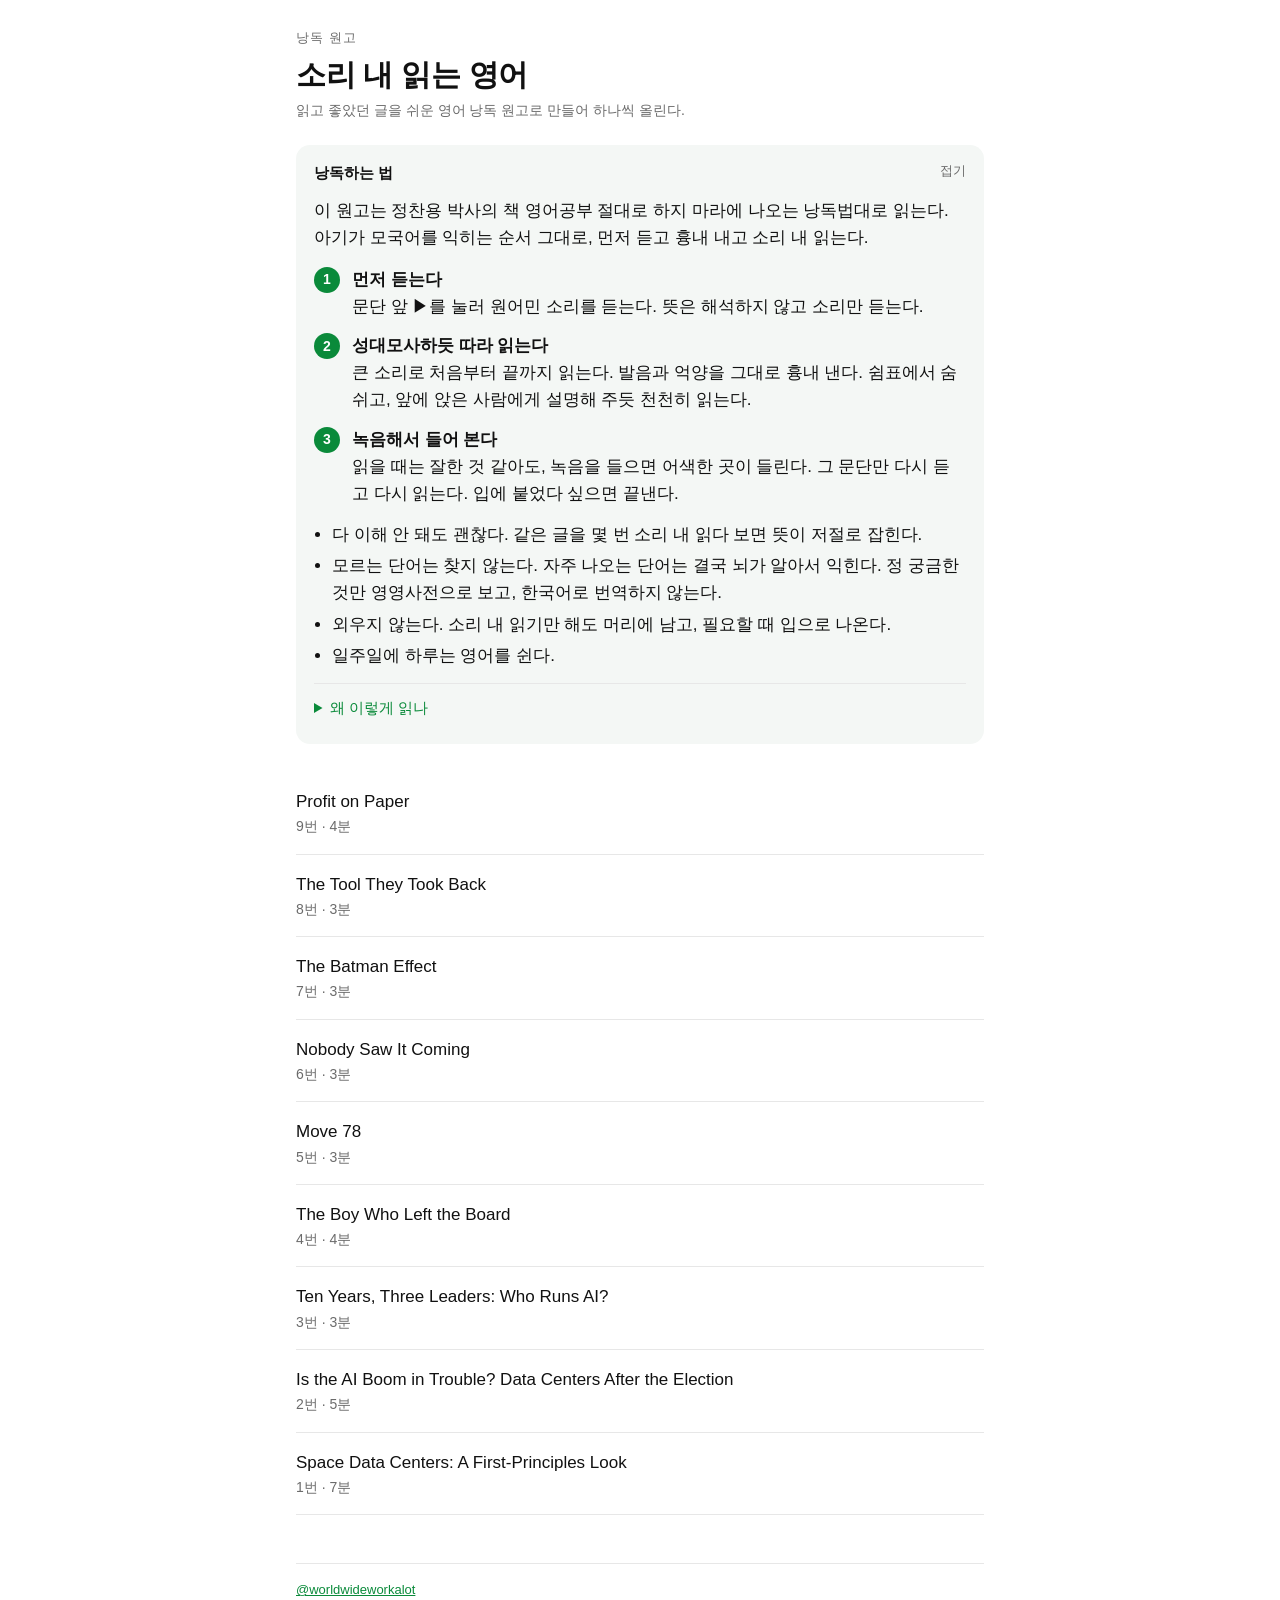
<file: index.html>
<!doctype html>
<html lang="ko">
<head>
<meta charset="utf-8">
<meta name="viewport" content="width=device-width, initial-scale=1">
<title>낭독 원고</title>
<meta name="description" content="소리 내 읽는 영어 원고. 먼저 듣고, 원어민처럼 읽는다.">
<link rel="stylesheet" href="assets/reader.css">
</head>
<body>
<div class="wrap">
  <p class="kicker" lang="ko">낭독 원고</p>
  <h1 lang="ko">소리 내 읽는 영어</h1>
  <p class="meta" lang="ko">읽고 좋았던 글을 쉬운 영어 낭독 원고로 만들어 하나씩 올린다.</p>

  <details class="onboard" id="onboard" open lang="ko">
  <summary>낭독하는 법</summary>
  <p class="lead">이 원고는 정찬용 박사의 책 영어공부 절대로 하지 마라에 나오는 낭독법대로 읽는다. 아기가 모국어를 익히는 순서 그대로, 먼저 듣고 흉내 내고 소리 내 읽는다.</p>
  <ol class="steps">
    <li><b>먼저 듣는다</b><span>문단 앞 ▶를 눌러 원어민 소리를 듣는다. 뜻은 해석하지 않고 소리만 듣는다.</span></li>
    <li><b>성대모사하듯 따라 읽는다</b><span>큰 소리로 처음부터 끝까지 읽는다. 발음과 억양을 그대로 흉내 낸다. 쉼표에서 숨 쉬고, 앞에 앉은 사람에게 설명해 주듯 천천히 읽는다.</span></li>
    <li><b>녹음해서 들어 본다</b><span>읽을 때는 잘한 것 같아도, 녹음을 들으면 어색한 곳이 들린다. 그 문단만 다시 듣고 다시 읽는다. 입에 붙었다 싶으면 끝낸다.</span></li>
  </ol>
  <ul class="rules">
    <li>다 이해 안 돼도 괜찮다. 같은 글을 몇 번 소리 내 읽다 보면 뜻이 저절로 잡힌다.</li>
    <li>모르는 단어는 찾지 않는다. 자주 나오는 단어는 결국 뇌가 알아서 익힌다. 정 궁금한 것만 영영사전으로 보고, 한국어로 번역하지 않는다.</li>
    <li>외우지 않는다. 소리 내 읽기만 해도 머리에 남고, 필요할 때 입으로 나온다.</li>
    <li>일주일에 하루는 영어를 쉰다.</li>
  </ul>
  <details class="why">
    <summary>왜 이렇게 읽나</summary>
    <p>우리는 한국어를 문법책이나 단어장으로 익히지 않았다. 몇 년을 듣고 흉내 내고 말하다 보니, 어느새 머리보다 혀가 먼저 말하게 됐다.</p>
    <p>정찬용 박사는 이걸 체화라고 부른다. 자전거나 수영처럼 몸이 익히는 거라, 한동안 쉬어도 다시 하면 된다. 외운 단어는 시간이 지나면 잊히지만, 입에 붙은 소리는 남는다.</p>
    <p>나도 이 방법으로 영어를 익혔다. 박사님께 배우면서 처음엔 듣기만 했고, 그다음엔 원서를 소리 내 읽으며 걸어 다녔다.</p>
    <p class="src">방법 출처: 정찬용 박사의 영어공부 절대로 하지 마라와 그 개정판. 설명은 책 내용을 바탕으로 직접 정리했다. 원고 음성은 AI 음성이다.</p>
  </details>
</details>

  <nav class="list">
    <a href="profit-on-paper/">Profit on Paper<span lang="ko">9번 · 4분</span></a>
    <a href="the-tool-they-took-back/">The Tool They Took Back<span lang="ko">8번 · 3분</span></a>
    <a href="the-batman-effect/">The Batman Effect<span lang="ko">7번 · 3분</span></a>
    <a href="nobody-saw-it-coming/">Nobody Saw It Coming<span lang="ko">6번 · 3분</span></a>
    <a href="move-78/">Move 78<span lang="ko">5번 · 3분</span></a>
    <a href="the-boy-who-left-the-board/">The Boy Who Left the Board<span lang="ko">4번 · 4분</span></a>
    <a href="ten-years-three-leaders/">Ten Years, Three Leaders: Who Runs AI?<span lang="ko">3번 · 3분</span></a>
    <a href="ai-data-centers-after-the-election/">Is the AI Boom in Trouble? Data Centers After the Election<span lang="ko">2번 · 5분</span></a>
    <a href="space-data-centers/">Space Data Centers: A First-Principles Look<span lang="ko">1번 · 7분</span></a>
  </nav>

  <footer><a href="https://www.threads.com/@worldwideworkalot">@worldwideworkalot</a></footer>
</div>
<script src="assets/reader.js"></script>
</body>
</html>
</file>
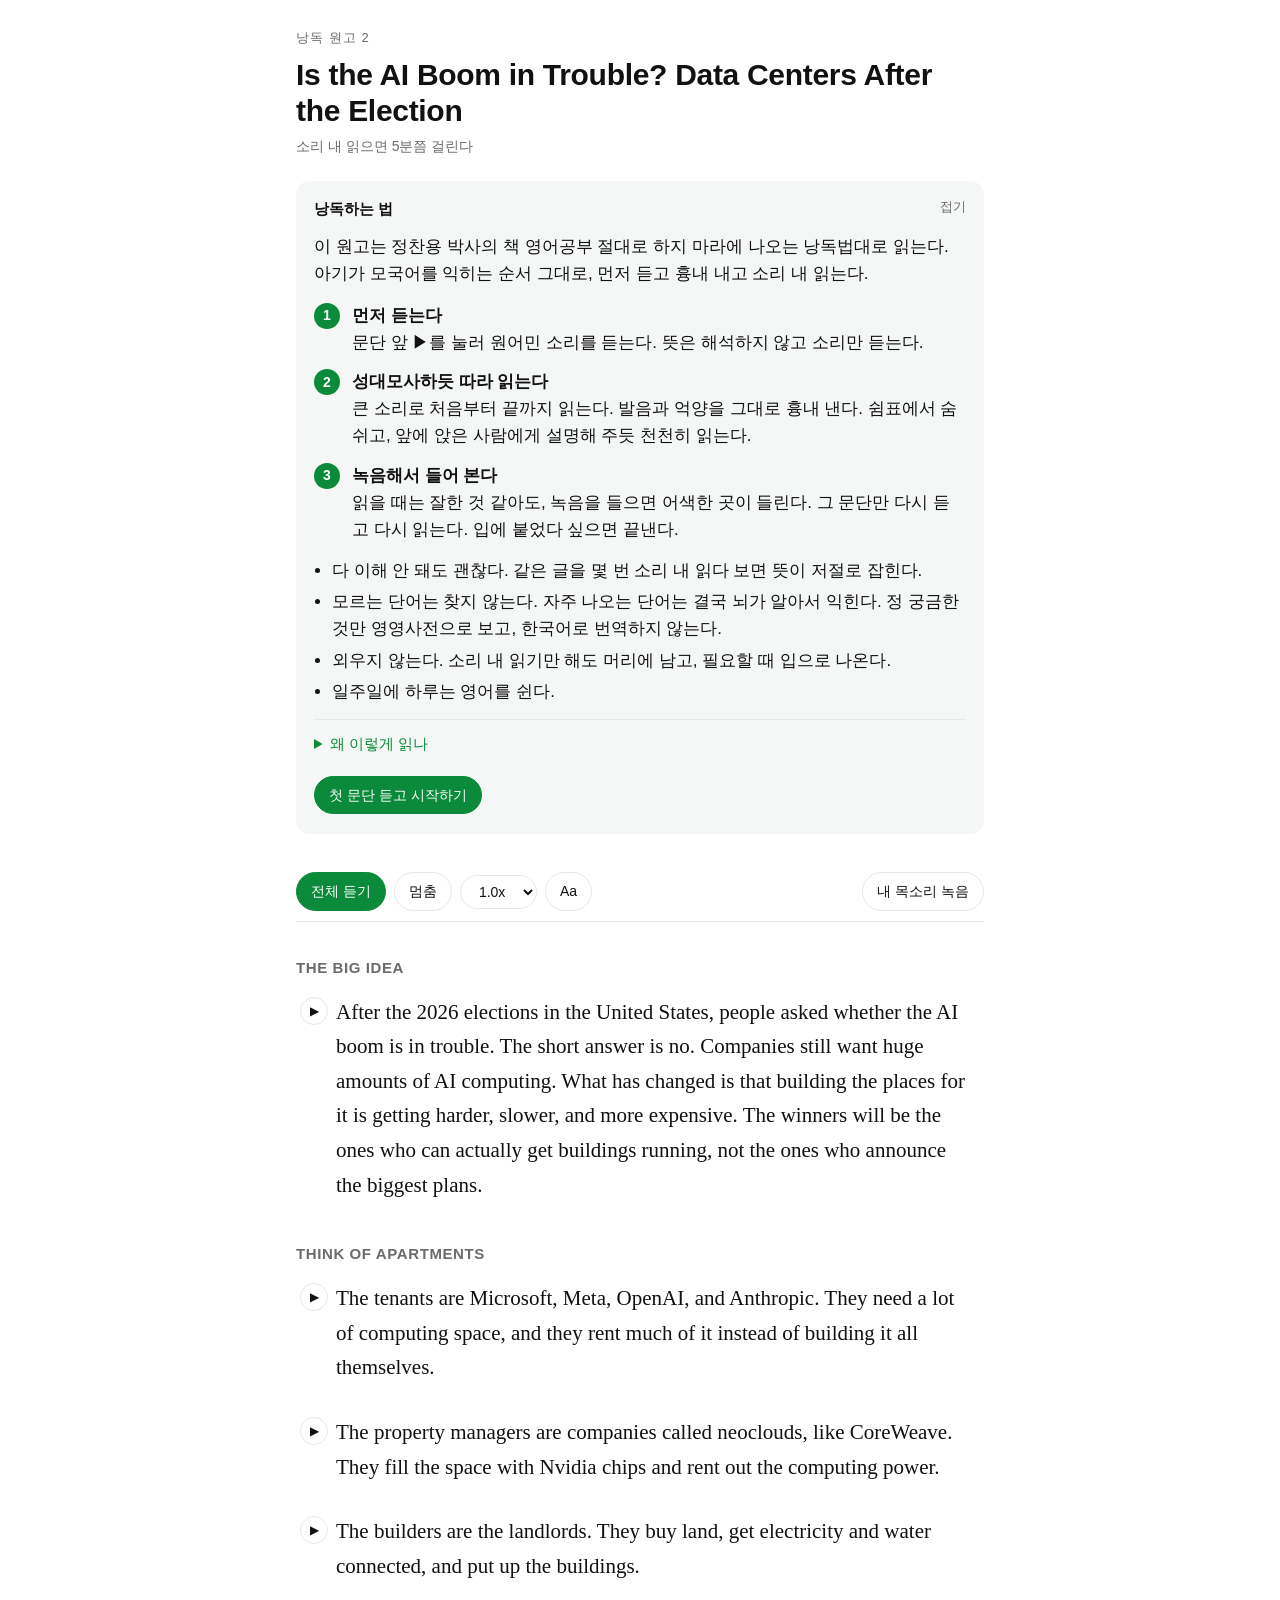
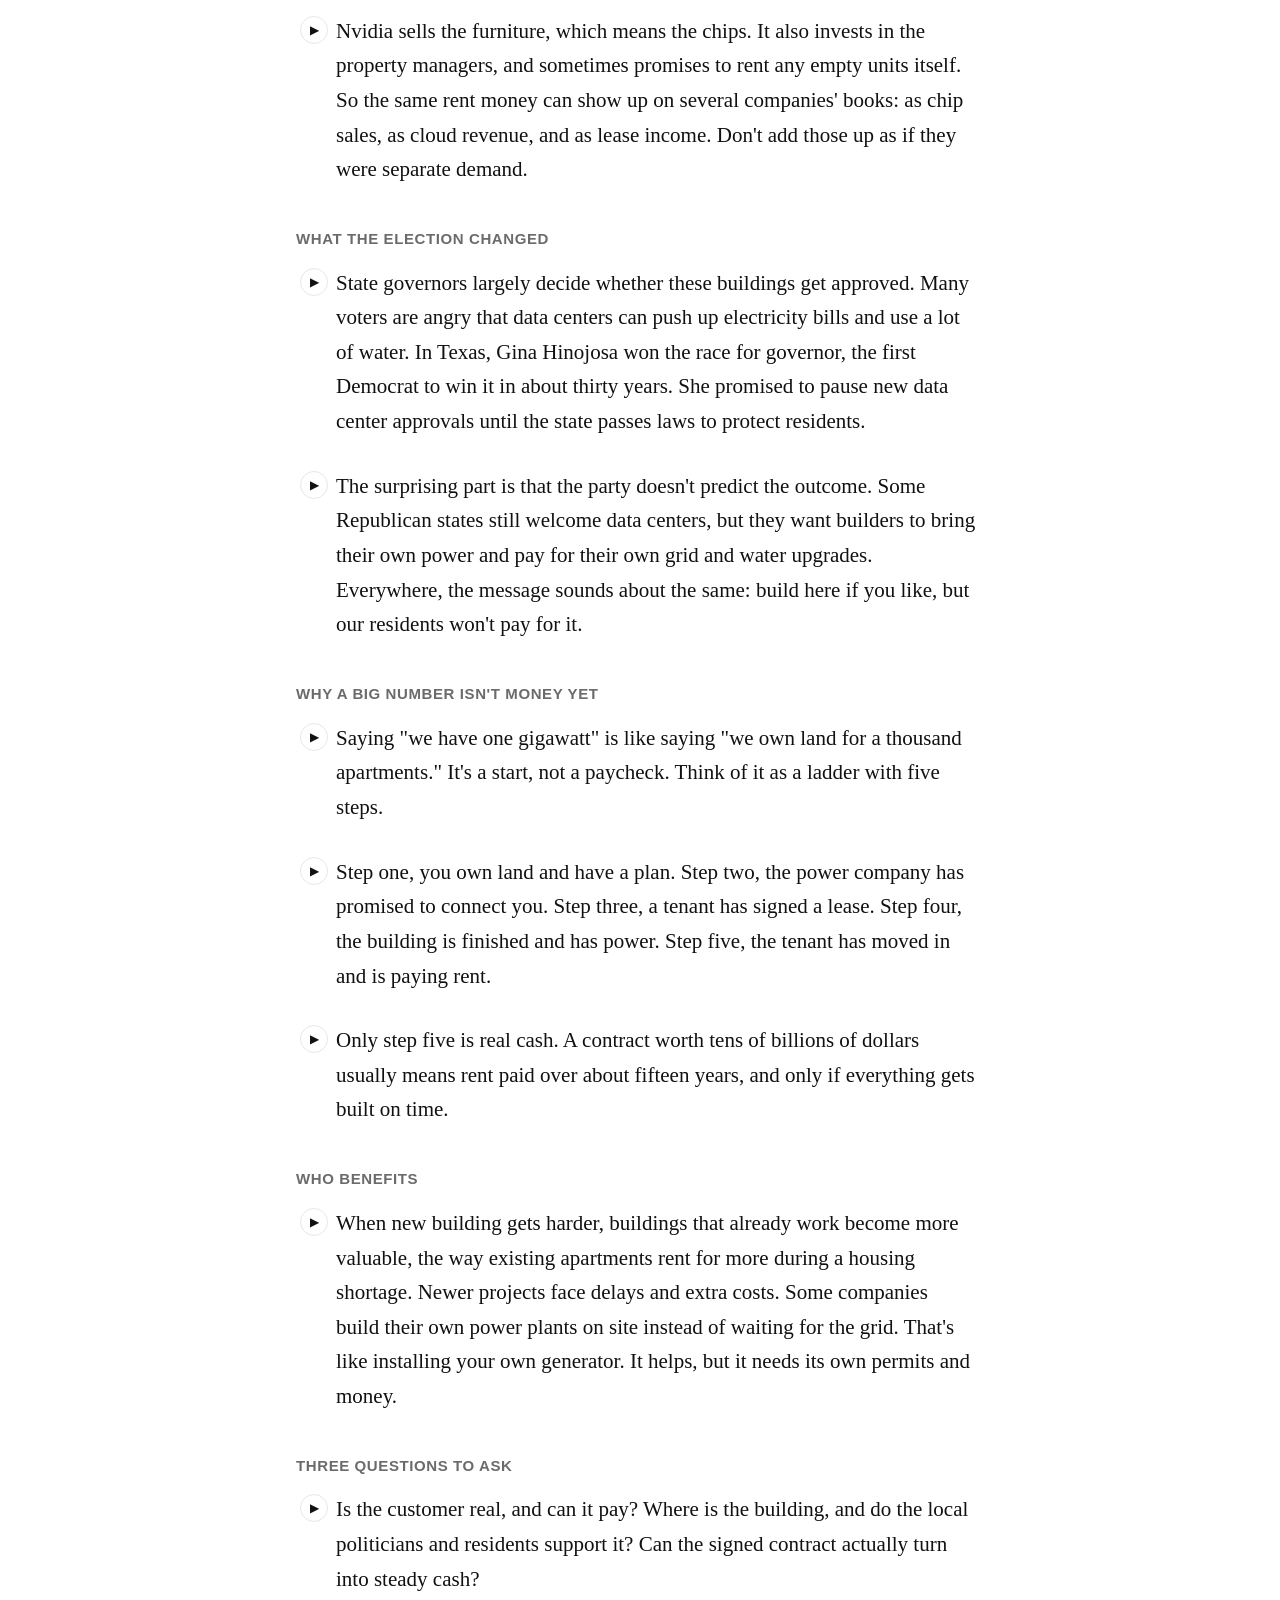
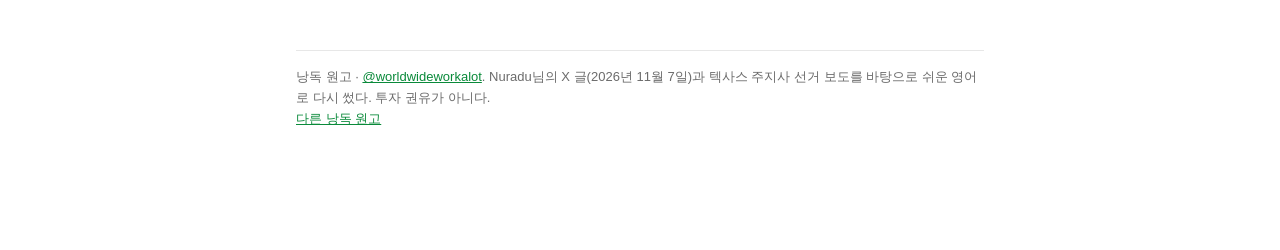
<file: ai-data-centers-after-the-election/index.html>
<!doctype html>
<html lang="ko">
<head>
<meta charset="utf-8">
<meta name="viewport" content="width=device-width, initial-scale=1">
<title>Is the AI Boom in Trouble? Data Centers After the Election</title>
<meta name="description" content="5분짜리 영어 낭독 원고. 먼저 듣고, 원어민처럼 소리 내 읽는다.">
<meta property="og:type" content="article">
<meta property="og:title" content="Is the AI Boom in Trouble? Data Centers After the Election">
<meta property="og:description" content="5분짜리 영어 낭독 원고. 먼저 듣고, 원어민처럼 소리 내 읽는다.">
<meta property="og:image" content="https://wakeupjin.github.io/read-aloud/ai-data-centers-after-the-election/og.png">
<meta name="twitter:card" content="summary_large_image">
<link rel="stylesheet" href="../assets/reader.css">
</head>
<body>
<div class="wrap">
  <p class="kicker" lang="ko">낭독 원고 2</p>
  <h1>Is the AI Boom in Trouble? Data Centers After the Election</h1>
  <p class="meta" lang="ko">소리 내 읽으면 5분쯤 걸린다</p>

  <details class="onboard" id="onboard" open lang="ko">
  <summary>낭독하는 법</summary>
  <p class="lead">이 원고는 정찬용 박사의 책 영어공부 절대로 하지 마라에 나오는 낭독법대로 읽는다. 아기가 모국어를 익히는 순서 그대로, 먼저 듣고 흉내 내고 소리 내 읽는다.</p>
  <ol class="steps">
    <li><b>먼저 듣는다</b><span>문단 앞 ▶를 눌러 원어민 소리를 듣는다. 뜻은 해석하지 않고 소리만 듣는다.</span></li>
    <li><b>성대모사하듯 따라 읽는다</b><span>큰 소리로 처음부터 끝까지 읽는다. 발음과 억양을 그대로 흉내 낸다. 쉼표에서 숨 쉬고, 앞에 앉은 사람에게 설명해 주듯 천천히 읽는다.</span></li>
    <li><b>녹음해서 들어 본다</b><span>읽을 때는 잘한 것 같아도, 녹음을 들으면 어색한 곳이 들린다. 그 문단만 다시 듣고 다시 읽는다. 입에 붙었다 싶으면 끝낸다.</span></li>
  </ol>
  <ul class="rules">
    <li>다 이해 안 돼도 괜찮다. 같은 글을 몇 번 소리 내 읽다 보면 뜻이 저절로 잡힌다.</li>
    <li>모르는 단어는 찾지 않는다. 자주 나오는 단어는 결국 뇌가 알아서 익힌다. 정 궁금한 것만 영영사전으로 보고, 한국어로 번역하지 않는다.</li>
    <li>외우지 않는다. 소리 내 읽기만 해도 머리에 남고, 필요할 때 입으로 나온다.</li>
    <li>일주일에 하루는 영어를 쉰다.</li>
  </ul>
  <details class="why">
    <summary>왜 이렇게 읽나</summary>
    <p>우리는 한국어를 문법책이나 단어장으로 익히지 않았다. 몇 년을 듣고 흉내 내고 말하다 보니, 어느새 머리보다 혀가 먼저 말하게 됐다.</p>
    <p>정찬용 박사는 이걸 체화라고 부른다. 자전거나 수영처럼 몸이 익히는 거라, 한동안 쉬어도 다시 하면 된다. 외운 단어는 시간이 지나면 잊히지만, 입에 붙은 소리는 남는다.</p>
    <p>나도 이 방법으로 영어를 익혔다. 박사님께 배우면서 처음엔 듣기만 했고, 그다음엔 원서를 소리 내 읽으며 걸어 다녔다.</p>
    <p class="src">방법 출처: 정찬용 박사의 영어공부 절대로 하지 마라와 그 개정판. 설명은 책 내용을 바탕으로 직접 정리했다. 원고 음성은 AI 음성이다.</p>
  </details>
  <button class="primary start" id="start" type="button">첫 문단 듣고 시작하기</button>
</details>

  <div class="bar">
    <button id="listen-all" class="primary" type="button">전체 듣기</button>
    <button id="stop" type="button">멈춤</button>
    <select id="rate" aria-label="속도">
      <option value="0.8">0.8x</option>
      <option value="0.9">0.9x</option>
      <option value="1" selected>1.0x</option>
    </select>
    <button id="size" type="button" aria-label="글자 크기">Aa</button>
    <span class="spacer"></span>
    <button id="rec" class="rec" type="button">내 목소리 녹음</button>
  </div>
  <div id="rec-out" class="rec-out"><audio id="rec-audio" controls></audio><a id="rec-save" href="#">내 낭독 저장</a></div>

  <article class="script" lang="en" data-audio="1">
    <h3>The big idea</h3>
    <p class="p"><span class="t">After the 2026 elections in the United States, people asked whether the AI boom is in trouble. The short answer is no. Companies still want huge amounts of AI computing. What has changed is that building the places for it is getting harder, slower, and more expensive. The winners will be the ones who can actually get buildings running, not the ones who announce the biggest plans.</span></p>

    <h3>Think of apartments</h3>
    <p class="p"><span class="t">The tenants are Microsoft, Meta, OpenAI, and Anthropic. They need a lot of computing space, and they rent much of it instead of building it all themselves.</span></p>
    <p class="p"><span class="t">The property managers are companies called neoclouds, like CoreWeave. They fill the space with Nvidia chips and rent out the computing power.</span></p>
    <p class="p"><span class="t">The builders are the landlords. They buy land, get electricity and water connected, and put up the buildings.</span></p>
    <p class="p"><span class="t">Nvidia sells the furniture, which means the chips. It also invests in the property managers, and sometimes promises to rent any empty units itself. So the same rent money can show up on several companies' books: as chip sales, as cloud revenue, and as lease income. Don't add those up as if they were separate demand.</span></p>

    <h3>What the election changed</h3>
    <p class="p"><span class="t">State governors largely decide whether these buildings get approved. Many voters are angry that data centers can push up electricity bills and use a lot of water. In Texas, Gina Hinojosa won the race for governor, the first Democrat to win it in about thirty years. She promised to pause new data center approvals until the state passes laws to protect residents.</span></p>
    <p class="p"><span class="t">The surprising part is that the party doesn't predict the outcome. Some Republican states still welcome data centers, but they want builders to bring their own power and pay for their own grid and water upgrades. Everywhere, the message sounds about the same: build here if you like, but our residents won't pay for it.</span></p>

    <h3>Why a big number isn't money yet</h3>
    <p class="p"><span class="t">Saying "we have one gigawatt" is like saying "we own land for a thousand apartments." It's a start, not a paycheck. Think of it as a ladder with five steps.</span></p>
    <p class="p"><span class="t">Step one, you own land and have a plan. Step two, the power company has promised to connect you. Step three, a tenant has signed a lease. Step four, the building is finished and has power. Step five, the tenant has moved in and is paying rent.</span></p>
    <p class="p"><span class="t">Only step five is real cash. A contract worth tens of billions of dollars usually means rent paid over about fifteen years, and only if everything gets built on time.</span></p>

    <h3>Who benefits</h3>
    <p class="p"><span class="t">When new building gets harder, buildings that already work become more valuable, the way existing apartments rent for more during a housing shortage. Newer projects face delays and extra costs. Some companies build their own power plants on site instead of waiting for the grid. That's like installing your own generator. It helps, but it needs its own permits and money.</span></p>

    <h3>Three questions to ask</h3>
    <p class="p"><span class="t">Is the customer real, and can it pay? Where is the building, and do the local politicians and residents support it? Can the signed contract actually turn into steady cash?</span></p>
  </article>

  <footer>
    낭독 원고 · <a href="https://www.threads.com/@worldwideworkalot">@worldwideworkalot</a>. Nuradu님의 X 글(2026년 11월 7일)과 텍사스 주지사 선거 보도를 바탕으로 쉬운 영어로 다시 썼다. 투자 권유가 아니다.
    <br><a href="../">다른 낭독 원고</a>
  </footer>
</div>
<script src="../assets/reader.js"></script>
</body>
</html>
</file>
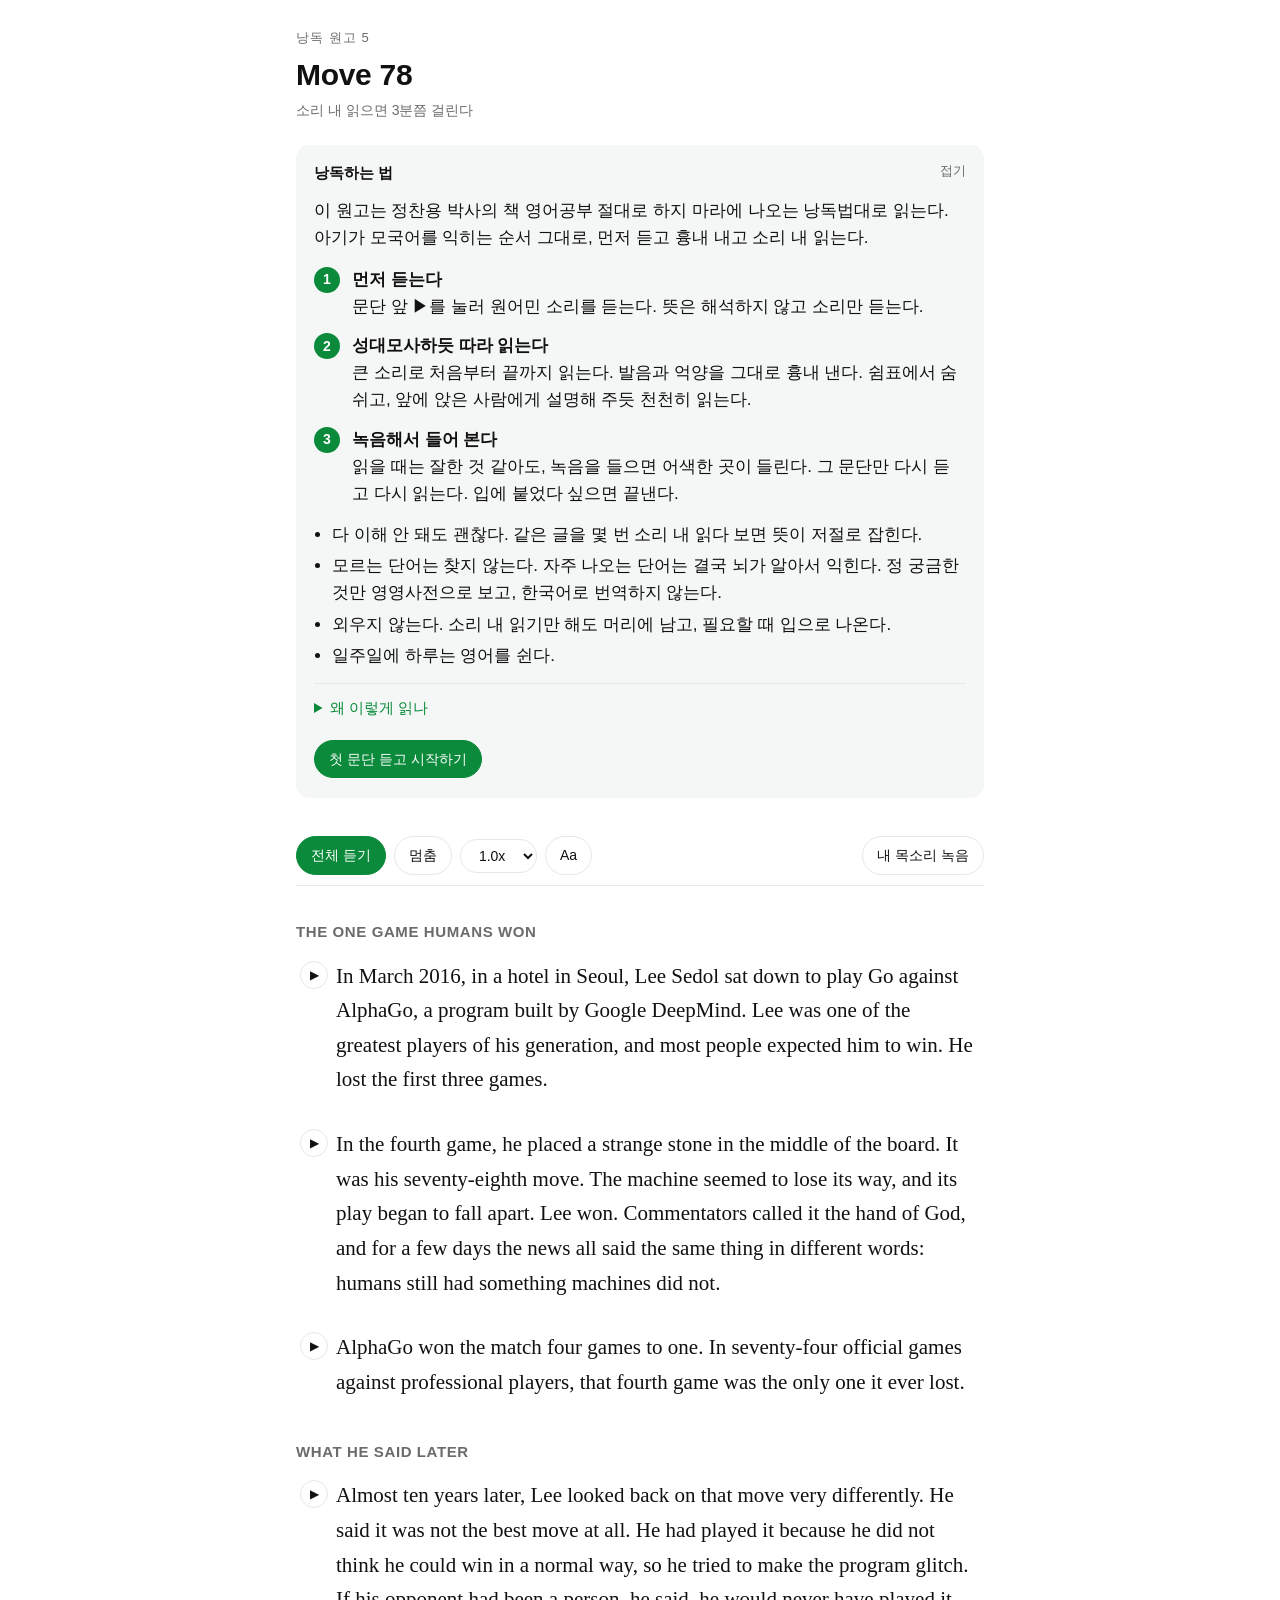
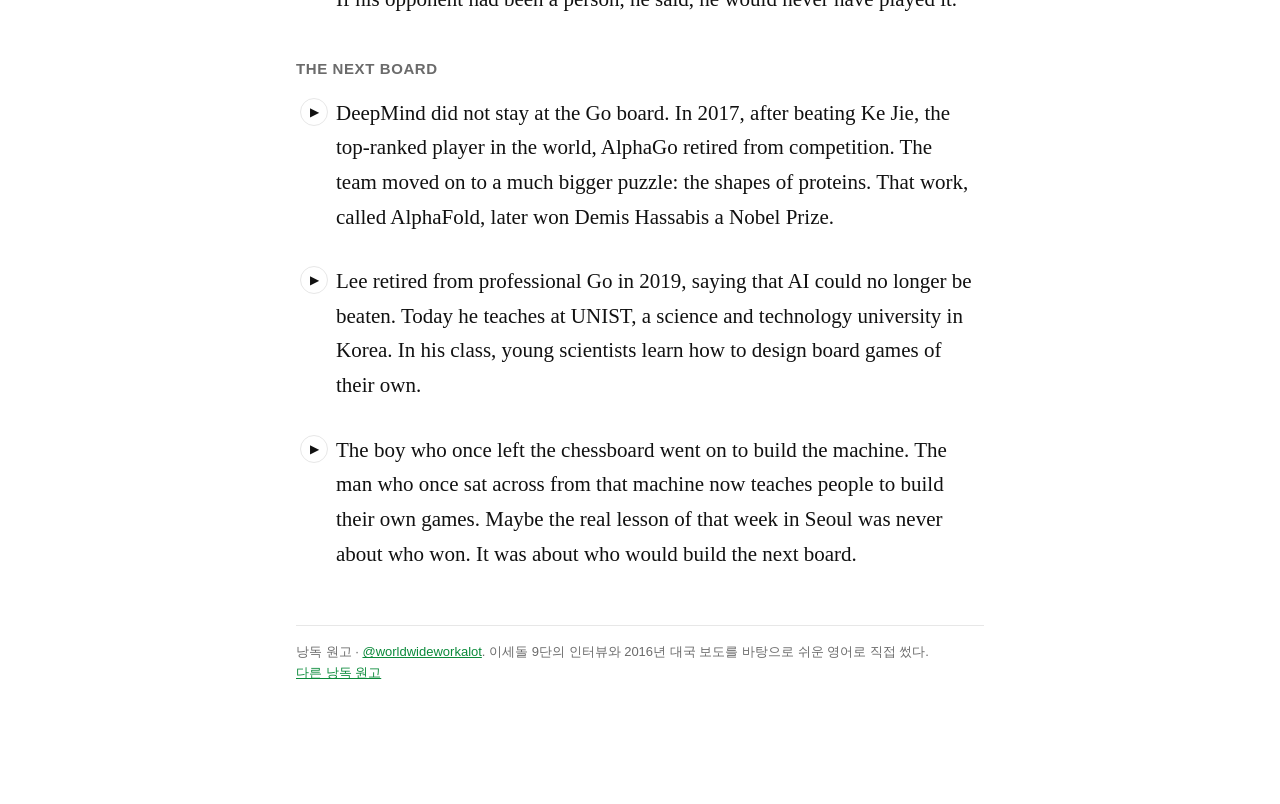
<file: move-78/index.html>
<!doctype html>
<html lang="ko">
<head>
<meta charset="utf-8">
<meta name="viewport" content="width=device-width, initial-scale=1">
<title>Move 78</title>
<meta name="description" content="3분짜리 영어 낭독 원고. 먼저 듣고, 원어민처럼 소리 내 읽는다.">
<meta property="og:type" content="article">
<meta property="og:title" content="Move 78">
<meta property="og:description" content="3분짜리 영어 낭독 원고. 먼저 듣고, 원어민처럼 소리 내 읽는다.">
<meta property="og:image" content="https://wakeupjin.github.io/read-aloud/move-78/og.png">
<meta name="twitter:card" content="summary_large_image">
<link rel="stylesheet" href="../assets/reader.css">
</head>
<body>
<div class="wrap">
  <p class="kicker" lang="ko">낭독 원고 5</p>
  <h1>Move 78</h1>
  <p class="meta" lang="ko">소리 내 읽으면 3분쯤 걸린다</p>

  <details class="onboard" id="onboard" open lang="ko">
  <summary>낭독하는 법</summary>
  <p class="lead">이 원고는 정찬용 박사의 책 영어공부 절대로 하지 마라에 나오는 낭독법대로 읽는다. 아기가 모국어를 익히는 순서 그대로, 먼저 듣고 흉내 내고 소리 내 읽는다.</p>
  <ol class="steps">
    <li><b>먼저 듣는다</b><span>문단 앞 ▶를 눌러 원어민 소리를 듣는다. 뜻은 해석하지 않고 소리만 듣는다.</span></li>
    <li><b>성대모사하듯 따라 읽는다</b><span>큰 소리로 처음부터 끝까지 읽는다. 발음과 억양을 그대로 흉내 낸다. 쉼표에서 숨 쉬고, 앞에 앉은 사람에게 설명해 주듯 천천히 읽는다.</span></li>
    <li><b>녹음해서 들어 본다</b><span>읽을 때는 잘한 것 같아도, 녹음을 들으면 어색한 곳이 들린다. 그 문단만 다시 듣고 다시 읽는다. 입에 붙었다 싶으면 끝낸다.</span></li>
  </ol>
  <ul class="rules">
    <li>다 이해 안 돼도 괜찮다. 같은 글을 몇 번 소리 내 읽다 보면 뜻이 저절로 잡힌다.</li>
    <li>모르는 단어는 찾지 않는다. 자주 나오는 단어는 결국 뇌가 알아서 익힌다. 정 궁금한 것만 영영사전으로 보고, 한국어로 번역하지 않는다.</li>
    <li>외우지 않는다. 소리 내 읽기만 해도 머리에 남고, 필요할 때 입으로 나온다.</li>
    <li>일주일에 하루는 영어를 쉰다.</li>
  </ul>
  <details class="why">
    <summary>왜 이렇게 읽나</summary>
    <p>우리는 한국어를 문법책이나 단어장으로 익히지 않았다. 몇 년을 듣고 흉내 내고 말하다 보니, 어느새 머리보다 혀가 먼저 말하게 됐다.</p>
    <p>정찬용 박사는 이걸 체화라고 부른다. 자전거나 수영처럼 몸이 익히는 거라, 한동안 쉬어도 다시 하면 된다. 외운 단어는 시간이 지나면 잊히지만, 입에 붙은 소리는 남는다.</p>
    <p>나도 이 방법으로 영어를 익혔다. 박사님께 배우면서 처음엔 듣기만 했고, 그다음엔 원서를 소리 내 읽으며 걸어 다녔다.</p>
    <p class="src">방법 출처: 정찬용 박사의 영어공부 절대로 하지 마라와 그 개정판. 설명은 책 내용을 바탕으로 직접 정리했다. 원고 음성은 AI 음성이다.</p>
  </details>
  <button class="primary start" id="start" type="button">첫 문단 듣고 시작하기</button>
</details>

  <div class="bar">
    <button id="listen-all" class="primary" type="button">전체 듣기</button>
    <button id="stop" type="button">멈춤</button>
    <select id="rate" aria-label="속도">
      <option value="0.8">0.8x</option>
      <option value="0.9">0.9x</option>
      <option value="1" selected>1.0x</option>
    </select>
    <button id="size" type="button" aria-label="글자 크기">Aa</button>
    <span class="spacer"></span>
    <button id="rec" class="rec" type="button">내 목소리 녹음</button>
  </div>
  <div id="rec-out" class="rec-out"><audio id="rec-audio" controls></audio><a id="rec-save" href="#">내 낭독 저장</a></div>

  <article class="script" lang="en" data-audio="1">
    <h3>The one game humans won</h3>
    <p class="p"><span class="t">In March 2016, in a hotel in Seoul, Lee Sedol sat down to play Go against AlphaGo, a program built by Google DeepMind. Lee was one of the greatest players of his generation, and most people expected him to win. He lost the first three games.</span></p>
    <p class="p"><span class="t">In the fourth game, he placed a strange stone in the middle of the board. It was his seventy-eighth move. The machine seemed to lose its way, and its play began to fall apart. Lee won. Commentators called it the hand of God, and for a few days the news all said the same thing in different words: humans still had something machines did not.</span></p>
    <p class="p"><span class="t">AlphaGo won the match four games to one. In seventy-four official games against professional players, that fourth game was the only one it ever lost.</span></p>
    <h3>What he said later</h3>
    <p class="p"><span class="t">Almost ten years later, Lee looked back on that move very differently. He said it was not the best move at all. He had played it because he did not think he could win in a normal way, so he tried to make the program glitch. If his opponent had been a person, he said, he would never have played it.</span></p>
    <h3>The next board</h3>
    <p class="p"><span class="t">DeepMind did not stay at the Go board. In 2017, after beating Ke Jie, the top-ranked player in the world, AlphaGo retired from competition. The team moved on to a much bigger puzzle: the shapes of proteins. That work, called AlphaFold, later won Demis Hassabis a Nobel Prize.</span></p>
    <p class="p"><span class="t">Lee retired from professional Go in 2019, saying that AI could no longer be beaten. Today he teaches at UNIST, a science and technology university in Korea. In his class, young scientists learn how to design board games of their own.</span></p>
    <p class="p"><span class="t">The boy who once left the chessboard went on to build the machine. The man who once sat across from that machine now teaches people to build their own games. Maybe the real lesson of that week in Seoul was never about who won. It was about who would build the next board.</span></p>
  </article>

  <footer>
    낭독 원고 · <a href="https://www.threads.com/@worldwideworkalot">@worldwideworkalot</a>. 이세돌 9단의 인터뷰와 2016년 대국 보도를 바탕으로 쉬운 영어로 직접 썼다.
    <br><a href="../">다른 낭독 원고</a>
  </footer>
</div>
<script src="../assets/reader.js"></script>
</body>
</html>
</file>
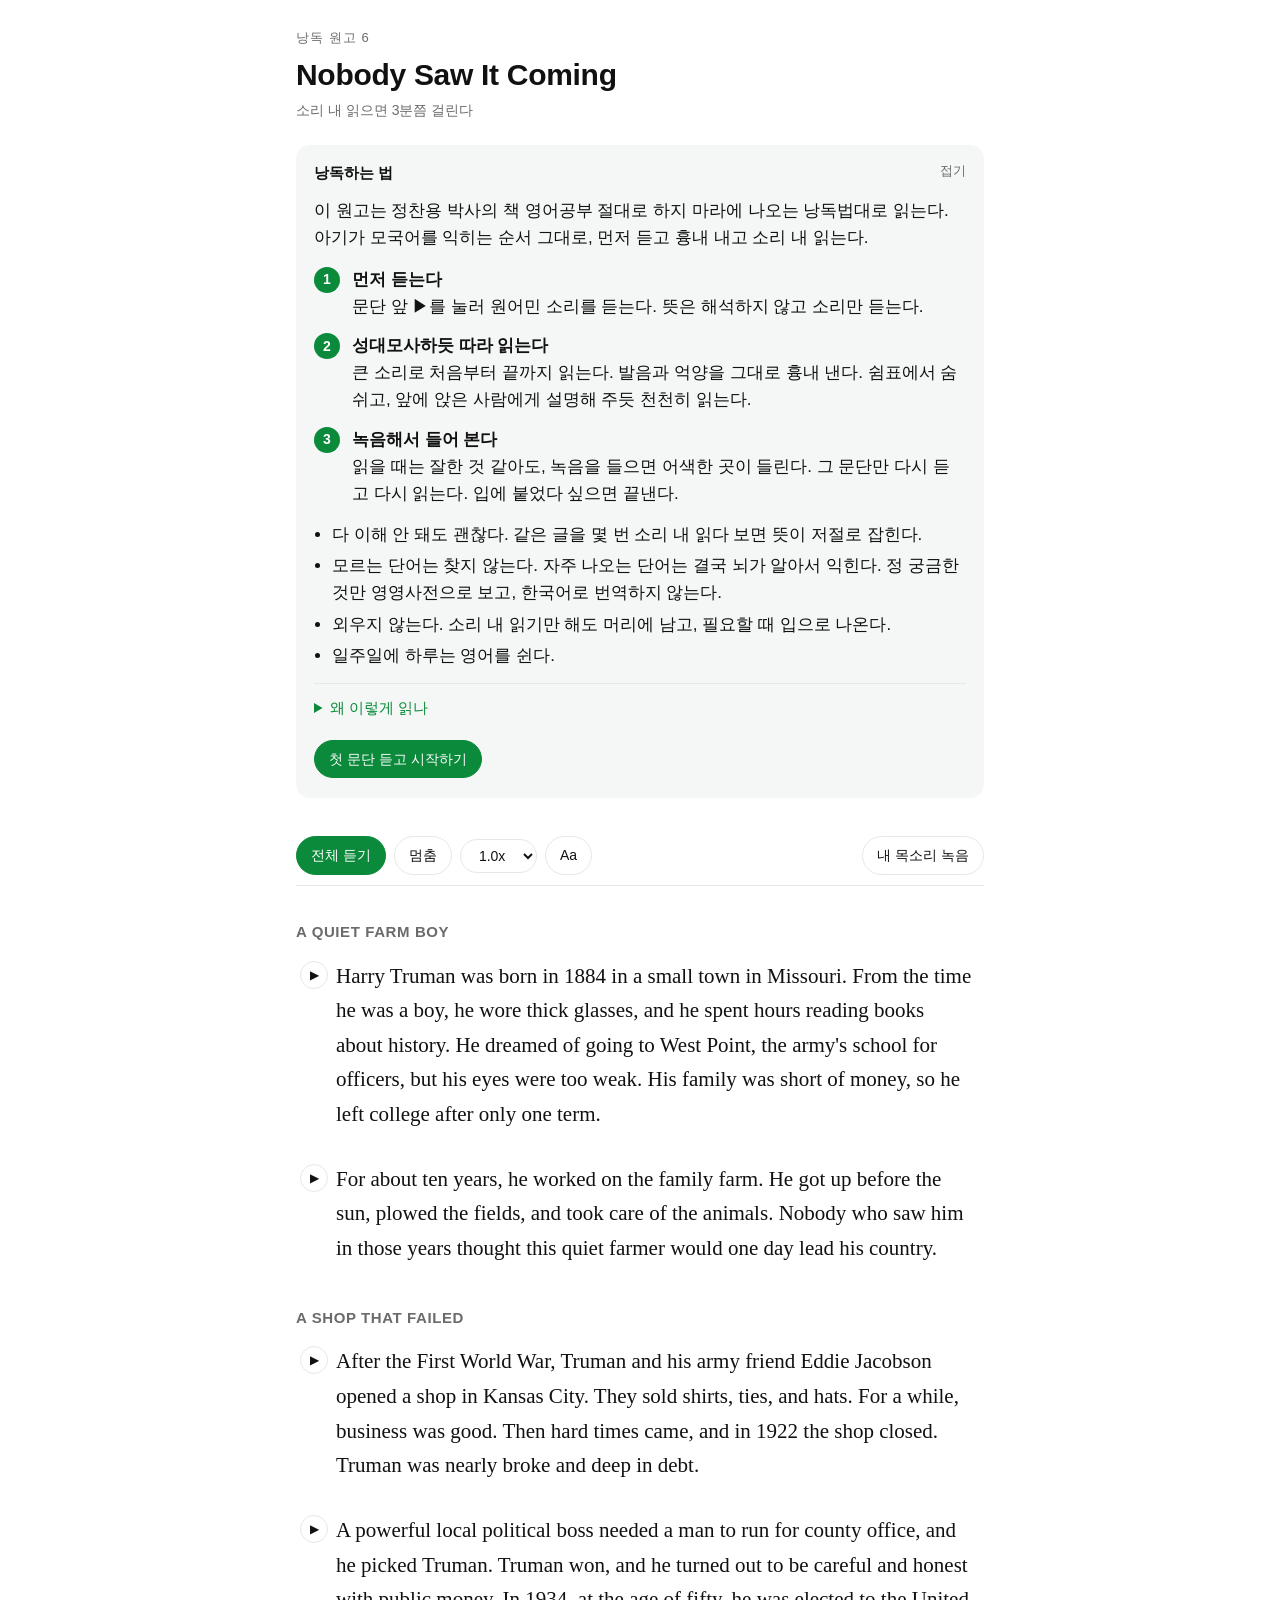
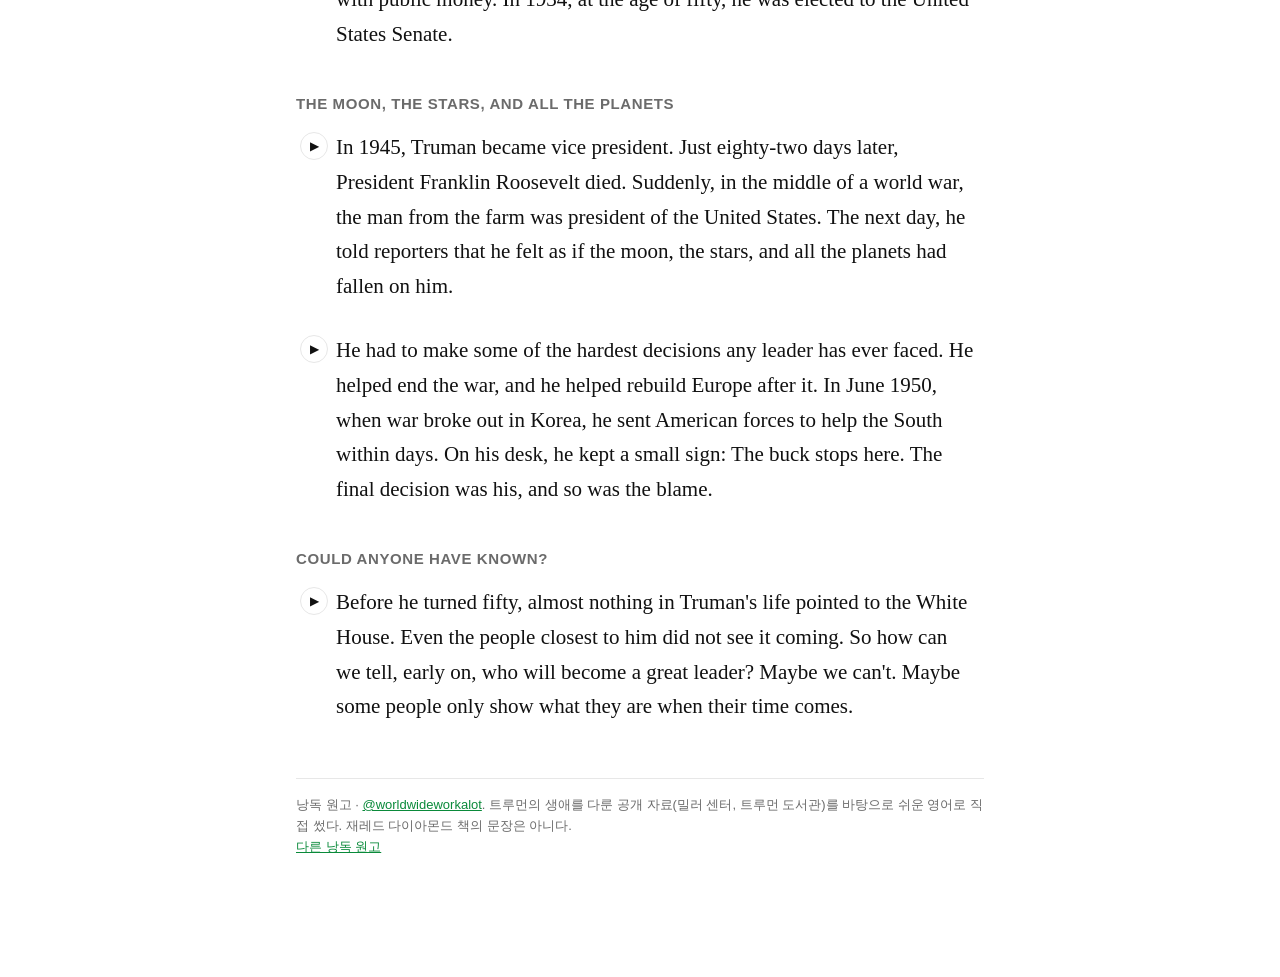
<file: nobody-saw-it-coming/index.html>
<!doctype html>
<html lang="ko">
<head>
<meta charset="utf-8">
<meta name="viewport" content="width=device-width, initial-scale=1">
<title>Nobody Saw It Coming</title>
<meta name="description" content="3분짜리 영어 낭독 원고. 먼저 듣고, 원어민처럼 소리 내 읽는다.">
<meta property="og:type" content="article">
<meta property="og:title" content="Nobody Saw It Coming">
<meta property="og:description" content="3분짜리 영어 낭독 원고. 먼저 듣고, 원어민처럼 소리 내 읽는다.">
<meta property="og:image" content="https://wakeupjin.github.io/read-aloud/nobody-saw-it-coming/og.png">
<meta name="twitter:card" content="summary_large_image">
<link rel="stylesheet" href="../assets/reader.css">
</head>
<body>
<div class="wrap">
  <p class="kicker" lang="ko">낭독 원고 6</p>
  <h1>Nobody Saw It Coming</h1>
  <p class="meta" lang="ko">소리 내 읽으면 3분쯤 걸린다</p>

  <details class="onboard" id="onboard" open lang="ko">
  <summary>낭독하는 법</summary>
  <p class="lead">이 원고는 정찬용 박사의 책 영어공부 절대로 하지 마라에 나오는 낭독법대로 읽는다. 아기가 모국어를 익히는 순서 그대로, 먼저 듣고 흉내 내고 소리 내 읽는다.</p>
  <ol class="steps">
    <li><b>먼저 듣는다</b><span>문단 앞 ▶를 눌러 원어민 소리를 듣는다. 뜻은 해석하지 않고 소리만 듣는다.</span></li>
    <li><b>성대모사하듯 따라 읽는다</b><span>큰 소리로 처음부터 끝까지 읽는다. 발음과 억양을 그대로 흉내 낸다. 쉼표에서 숨 쉬고, 앞에 앉은 사람에게 설명해 주듯 천천히 읽는다.</span></li>
    <li><b>녹음해서 들어 본다</b><span>읽을 때는 잘한 것 같아도, 녹음을 들으면 어색한 곳이 들린다. 그 문단만 다시 듣고 다시 읽는다. 입에 붙었다 싶으면 끝낸다.</span></li>
  </ol>
  <ul class="rules">
    <li>다 이해 안 돼도 괜찮다. 같은 글을 몇 번 소리 내 읽다 보면 뜻이 저절로 잡힌다.</li>
    <li>모르는 단어는 찾지 않는다. 자주 나오는 단어는 결국 뇌가 알아서 익힌다. 정 궁금한 것만 영영사전으로 보고, 한국어로 번역하지 않는다.</li>
    <li>외우지 않는다. 소리 내 읽기만 해도 머리에 남고, 필요할 때 입으로 나온다.</li>
    <li>일주일에 하루는 영어를 쉰다.</li>
  </ul>
  <details class="why">
    <summary>왜 이렇게 읽나</summary>
    <p>우리는 한국어를 문법책이나 단어장으로 익히지 않았다. 몇 년을 듣고 흉내 내고 말하다 보니, 어느새 머리보다 혀가 먼저 말하게 됐다.</p>
    <p>정찬용 박사는 이걸 체화라고 부른다. 자전거나 수영처럼 몸이 익히는 거라, 한동안 쉬어도 다시 하면 된다. 외운 단어는 시간이 지나면 잊히지만, 입에 붙은 소리는 남는다.</p>
    <p>나도 이 방법으로 영어를 익혔다. 박사님께 배우면서 처음엔 듣기만 했고, 그다음엔 원서를 소리 내 읽으며 걸어 다녔다.</p>
    <p class="src">방법 출처: 정찬용 박사의 영어공부 절대로 하지 마라와 그 개정판. 설명은 책 내용을 바탕으로 직접 정리했다. 원고 음성은 AI 음성이다.</p>
  </details>
  <button class="primary start" id="start" type="button">첫 문단 듣고 시작하기</button>
</details>

  <div class="bar">
    <button id="listen-all" class="primary" type="button">전체 듣기</button>
    <button id="stop" type="button">멈춤</button>
    <select id="rate" aria-label="속도">
      <option value="0.8">0.8x</option>
      <option value="0.9">0.9x</option>
      <option value="1" selected>1.0x</option>
    </select>
    <button id="size" type="button" aria-label="글자 크기">Aa</button>
    <span class="spacer"></span>
    <button id="rec" class="rec" type="button">내 목소리 녹음</button>
  </div>
  <div id="rec-out" class="rec-out"><audio id="rec-audio" controls></audio><a id="rec-save" href="#">내 낭독 저장</a></div>

  <article class="script" lang="en" data-audio="1">
    <h3>A quiet farm boy</h3>
    <p class="p"><span class="t">Harry Truman was born in 1884 in a small town in Missouri. From the time he was a boy, he wore thick glasses, and he spent hours reading books about history. He dreamed of going to West Point, the army's school for officers, but his eyes were too weak. His family was short of money, so he left college after only one term.</span></p>
    <p class="p"><span class="t">For about ten years, he worked on the family farm. He got up before the sun, plowed the fields, and took care of the animals. Nobody who saw him in those years thought this quiet farmer would one day lead his country.</span></p>
    <h3>A shop that failed</h3>
    <p class="p"><span class="t">After the First World War, Truman and his army friend Eddie Jacobson opened a shop in Kansas City. They sold shirts, ties, and hats. For a while, business was good. Then hard times came, and in 1922 the shop closed. Truman was nearly broke and deep in debt.</span></p>
    <p class="p"><span class="t">A powerful local political boss needed a man to run for county office, and he picked Truman. Truman won, and he turned out to be careful and honest with public money. In 1934, at the age of fifty, he was elected to the United States Senate.</span></p>
    <h3>The moon, the stars, and all the planets</h3>
    <p class="p"><span class="t">In 1945, Truman became vice president. Just eighty-two days later, President Franklin Roosevelt died. Suddenly, in the middle of a world war, the man from the farm was president of the United States. The next day, he told reporters that he felt as if the moon, the stars, and all the planets had fallen on him.</span></p>
    <p class="p"><span class="t">He had to make some of the hardest decisions any leader has ever faced. He helped end the war, and he helped rebuild Europe after it. In June 1950, when war broke out in Korea, he sent American forces to help the South within days. On his desk, he kept a small sign: The buck stops here. The final decision was his, and so was the blame.</span></p>
    <h3>Could anyone have known?</h3>
    <p class="p"><span class="t">Before he turned fifty, almost nothing in Truman's life pointed to the White House. Even the people closest to him did not see it coming. So how can we tell, early on, who will become a great leader? Maybe we can't. Maybe some people only show what they are when their time comes.</span></p>
  </article>

  <footer>
    낭독 원고 · <a href="https://www.threads.com/@worldwideworkalot">@worldwideworkalot</a>. 트루먼의 생애를 다룬 공개 자료(밀러 센터, 트루먼 도서관)를 바탕으로 쉬운 영어로 직접 썼다. 재레드 다이아몬드 책의 문장은 아니다.
    <br><a href="../">다른 낭독 원고</a>
  </footer>
</div>
<script src="../assets/reader.js"></script>
</body>
</html>
</file>
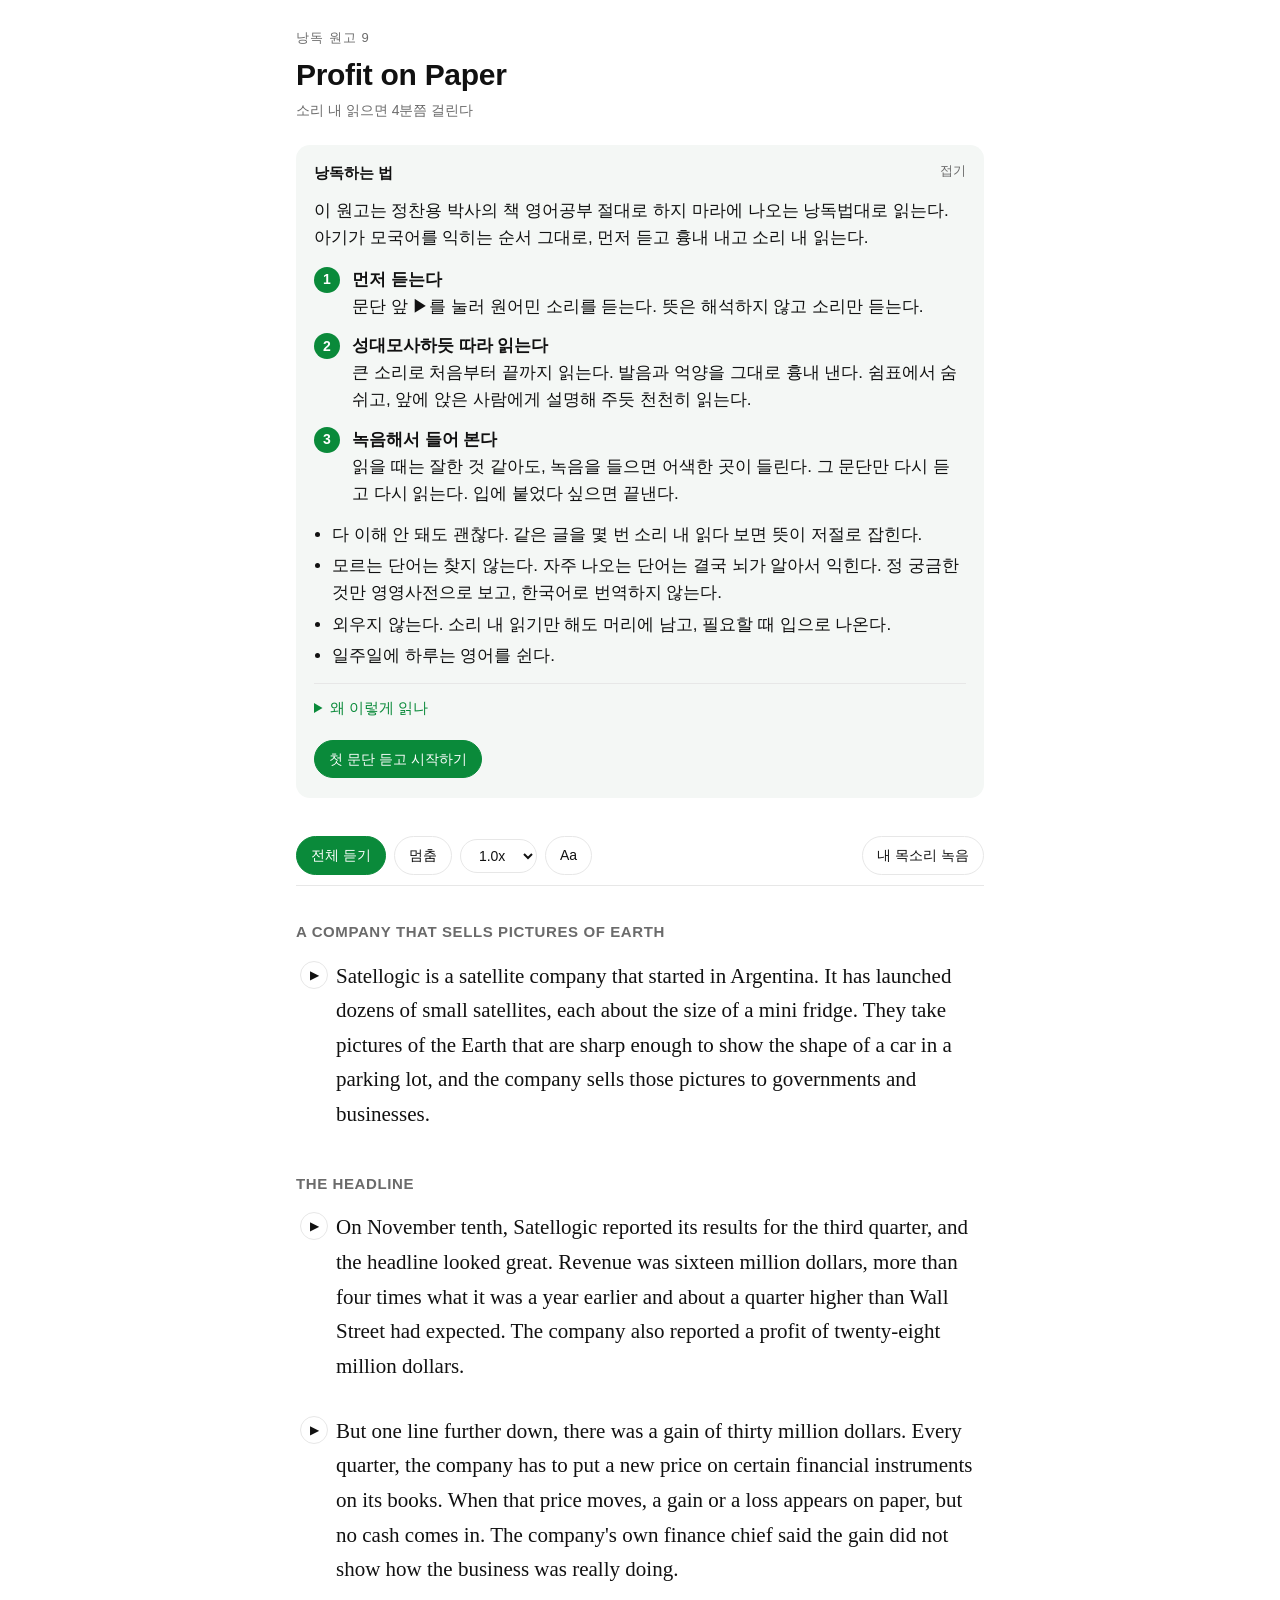
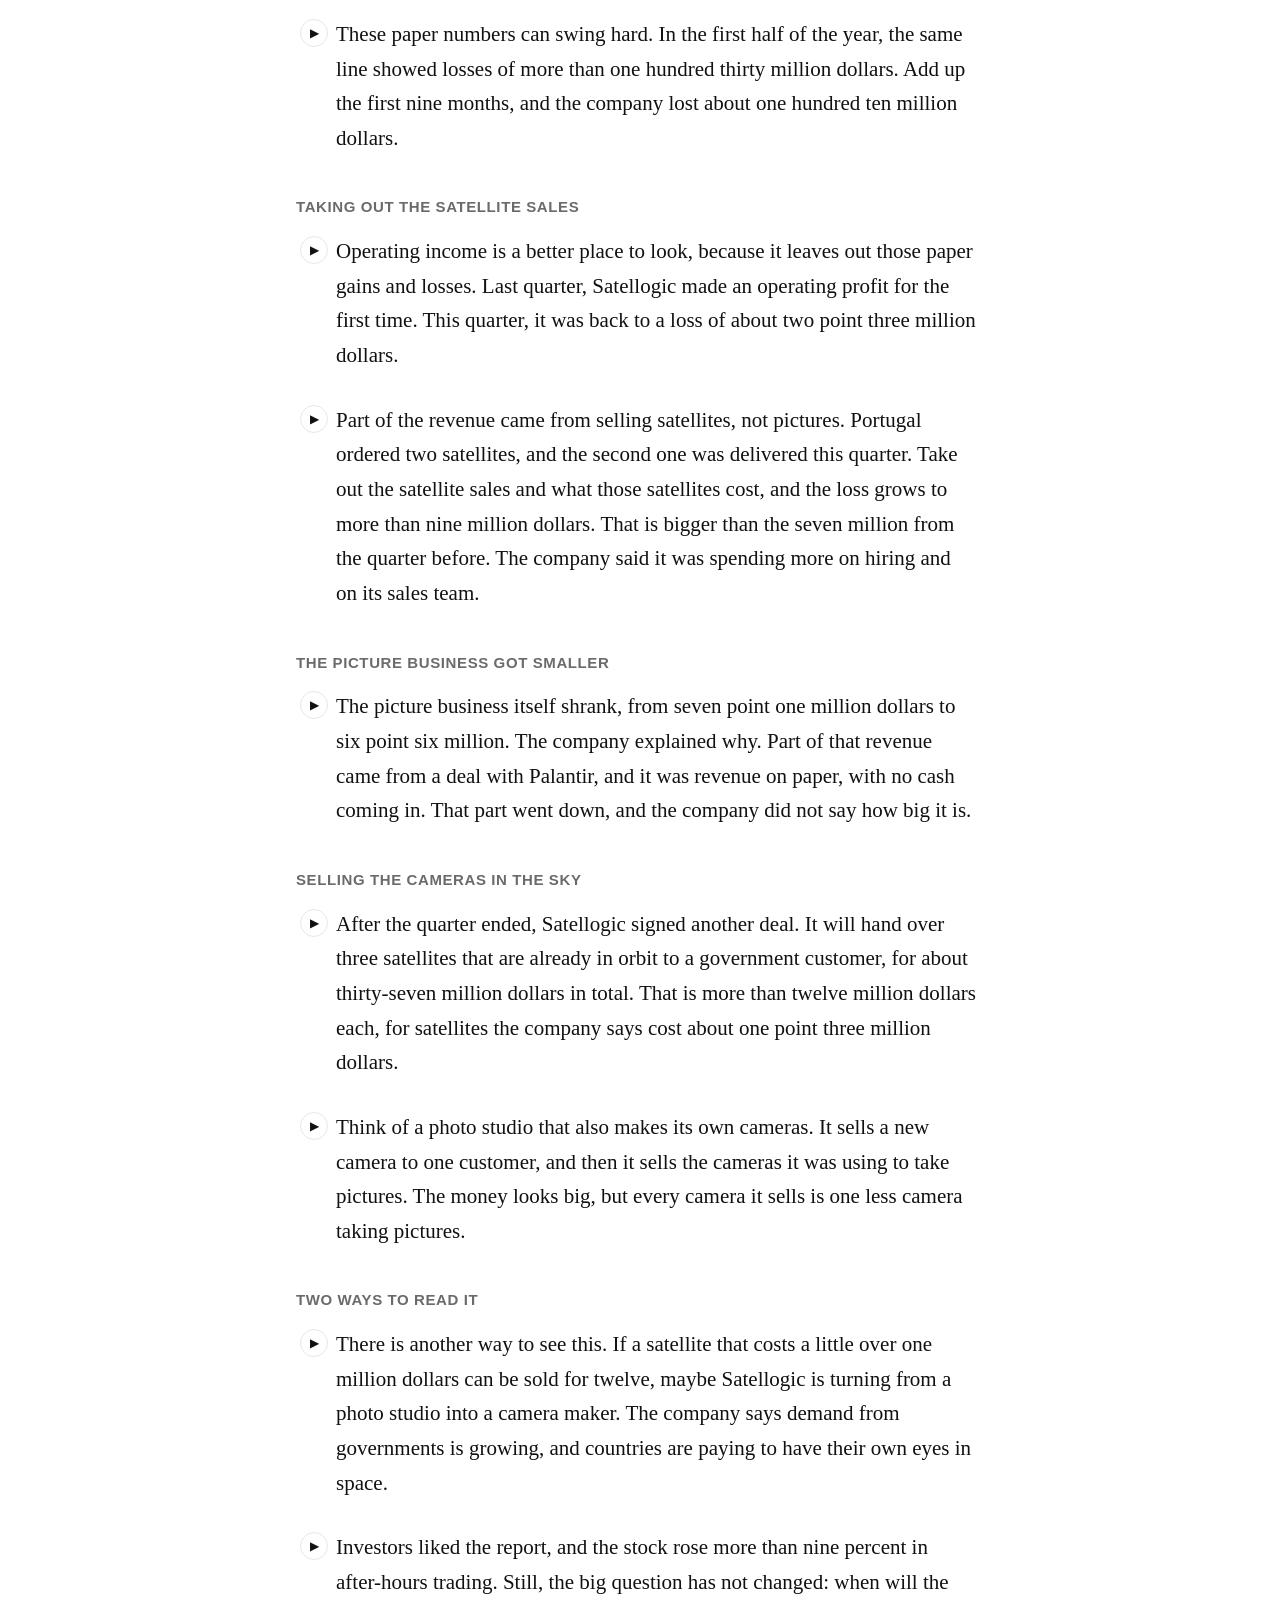
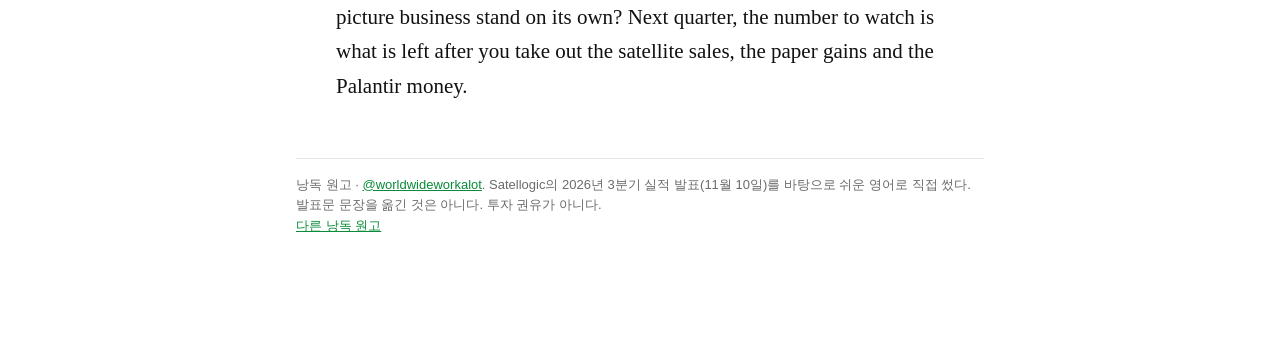
<file: profit-on-paper/index.html>
<!doctype html>
<html lang="ko">
<head>
<meta charset="utf-8">
<meta name="viewport" content="width=device-width, initial-scale=1">
<title>Profit on Paper</title>
<meta name="description" content="4분짜리 영어 낭독 원고. 먼저 듣고, 원어민처럼 소리 내 읽는다.">
<meta property="og:type" content="article">
<meta property="og:title" content="Profit on Paper">
<meta property="og:description" content="4분짜리 영어 낭독 원고. 먼저 듣고, 원어민처럼 소리 내 읽는다.">
<meta property="og:image" content="https://wakeupjin.github.io/read-aloud/profit-on-paper/og.png">
<meta name="twitter:card" content="summary_large_image">
<link rel="stylesheet" href="../assets/reader.css">
</head>
<body>
<div class="wrap">
  <p class="kicker" lang="ko">낭독 원고 9</p>
  <h1>Profit on Paper</h1>
  <p class="meta" lang="ko">소리 내 읽으면 4분쯤 걸린다</p>

  <details class="onboard" id="onboard" open lang="ko">
  <summary>낭독하는 법</summary>
  <p class="lead">이 원고는 정찬용 박사의 책 영어공부 절대로 하지 마라에 나오는 낭독법대로 읽는다. 아기가 모국어를 익히는 순서 그대로, 먼저 듣고 흉내 내고 소리 내 읽는다.</p>
  <ol class="steps">
    <li><b>먼저 듣는다</b><span>문단 앞 ▶를 눌러 원어민 소리를 듣는다. 뜻은 해석하지 않고 소리만 듣는다.</span></li>
    <li><b>성대모사하듯 따라 읽는다</b><span>큰 소리로 처음부터 끝까지 읽는다. 발음과 억양을 그대로 흉내 낸다. 쉼표에서 숨 쉬고, 앞에 앉은 사람에게 설명해 주듯 천천히 읽는다.</span></li>
    <li><b>녹음해서 들어 본다</b><span>읽을 때는 잘한 것 같아도, 녹음을 들으면 어색한 곳이 들린다. 그 문단만 다시 듣고 다시 읽는다. 입에 붙었다 싶으면 끝낸다.</span></li>
  </ol>
  <ul class="rules">
    <li>다 이해 안 돼도 괜찮다. 같은 글을 몇 번 소리 내 읽다 보면 뜻이 저절로 잡힌다.</li>
    <li>모르는 단어는 찾지 않는다. 자주 나오는 단어는 결국 뇌가 알아서 익힌다. 정 궁금한 것만 영영사전으로 보고, 한국어로 번역하지 않는다.</li>
    <li>외우지 않는다. 소리 내 읽기만 해도 머리에 남고, 필요할 때 입으로 나온다.</li>
    <li>일주일에 하루는 영어를 쉰다.</li>
  </ul>
  <details class="why">
    <summary>왜 이렇게 읽나</summary>
    <p>우리는 한국어를 문법책이나 단어장으로 익히지 않았다. 몇 년을 듣고 흉내 내고 말하다 보니, 어느새 머리보다 혀가 먼저 말하게 됐다.</p>
    <p>정찬용 박사는 이걸 체화라고 부른다. 자전거나 수영처럼 몸이 익히는 거라, 한동안 쉬어도 다시 하면 된다. 외운 단어는 시간이 지나면 잊히지만, 입에 붙은 소리는 남는다.</p>
    <p>나도 이 방법으로 영어를 익혔다. 박사님께 배우면서 처음엔 듣기만 했고, 그다음엔 원서를 소리 내 읽으며 걸어 다녔다.</p>
    <p class="src">방법 출처: 정찬용 박사의 영어공부 절대로 하지 마라와 그 개정판. 설명은 책 내용을 바탕으로 직접 정리했다. 원고 음성은 AI 음성이다.</p>
  </details>
  <button class="primary start" id="start" type="button">첫 문단 듣고 시작하기</button>
</details>

  <div class="bar">
    <button id="listen-all" class="primary" type="button">전체 듣기</button>
    <button id="stop" type="button">멈춤</button>
    <select id="rate" aria-label="속도">
      <option value="0.8">0.8x</option>
      <option value="0.9">0.9x</option>
      <option value="1" selected>1.0x</option>
    </select>
    <button id="size" type="button" aria-label="글자 크기">Aa</button>
    <span class="spacer"></span>
    <button id="rec" class="rec" type="button">내 목소리 녹음</button>
  </div>
  <div id="rec-out" class="rec-out"><audio id="rec-audio" controls></audio><a id="rec-save" href="#">내 낭독 저장</a></div>

  <article class="script" lang="en" data-audio="1">
    <h3>A company that sells pictures of Earth</h3>
    <p class="p"><span class="t">Satellogic is a satellite company that started in Argentina. It has launched dozens of small satellites, each about the size of a mini fridge. They take pictures of the Earth that are sharp enough to show the shape of a car in a parking lot, and the company sells those pictures to governments and businesses.</span></p>
    <h3>The headline</h3>
    <p class="p"><span class="t">On November tenth, Satellogic reported its results for the third quarter, and the headline looked great. Revenue was sixteen million dollars, more than four times what it was a year earlier and about a quarter higher than Wall Street had expected. The company also reported a profit of twenty-eight million dollars.</span></p>
    <p class="p"><span class="t">But one line further down, there was a gain of thirty million dollars. Every quarter, the company has to put a new price on certain financial instruments on its books. When that price moves, a gain or a loss appears on paper, but no cash comes in. The company&#x27;s own finance chief said the gain did not show how the business was really doing.</span></p>
    <p class="p"><span class="t">These paper numbers can swing hard. In the first half of the year, the same line showed losses of more than one hundred thirty million dollars. Add up the first nine months, and the company lost about one hundred ten million dollars.</span></p>
    <h3>Taking out the satellite sales</h3>
    <p class="p"><span class="t">Operating income is a better place to look, because it leaves out those paper gains and losses. Last quarter, Satellogic made an operating profit for the first time. This quarter, it was back to a loss of about two point three million dollars.</span></p>
    <p class="p"><span class="t">Part of the revenue came from selling satellites, not pictures. Portugal ordered two satellites, and the second one was delivered this quarter. Take out the satellite sales and what those satellites cost, and the loss grows to more than nine million dollars. That is bigger than the seven million from the quarter before. The company said it was spending more on hiring and on its sales team.</span></p>
    <h3>The picture business got smaller</h3>
    <p class="p"><span class="t">The picture business itself shrank, from seven point one million dollars to six point six million. The company explained why. Part of that revenue came from a deal with Palantir, and it was revenue on paper, with no cash coming in. That part went down, and the company did not say how big it is.</span></p>
    <h3>Selling the cameras in the sky</h3>
    <p class="p"><span class="t">After the quarter ended, Satellogic signed another deal. It will hand over three satellites that are already in orbit to a government customer, for about thirty-seven million dollars in total. That is more than twelve million dollars each, for satellites the company says cost about one point three million dollars.</span></p>
    <p class="p"><span class="t">Think of a photo studio that also makes its own cameras. It sells a new camera to one customer, and then it sells the cameras it was using to take pictures. The money looks big, but every camera it sells is one less camera taking pictures.</span></p>
    <h3>Two ways to read it</h3>
    <p class="p"><span class="t">There is another way to see this. If a satellite that costs a little over one million dollars can be sold for twelve, maybe Satellogic is turning from a photo studio into a camera maker. The company says demand from governments is growing, and countries are paying to have their own eyes in space.</span></p>
    <p class="p"><span class="t">Investors liked the report, and the stock rose more than nine percent in after-hours trading. Still, the big question has not changed: when will the picture business stand on its own? Next quarter, the number to watch is what is left after you take out the satellite sales, the paper gains and the Palantir money.</span></p>
  </article>

  <footer>
    낭독 원고 · <a href="https://www.threads.com/@worldwideworkalot">@worldwideworkalot</a>. Satellogic의 2026년 3분기 실적 발표(11월 10일)를 바탕으로 쉬운 영어로 직접 썼다. 발표문 문장을 옮긴 것은 아니다. 투자 권유가 아니다.
    <br><a href="../">다른 낭독 원고</a>
  </footer>
</div>
<script src="../assets/reader.js"></script>
</body>
</html>
</file>
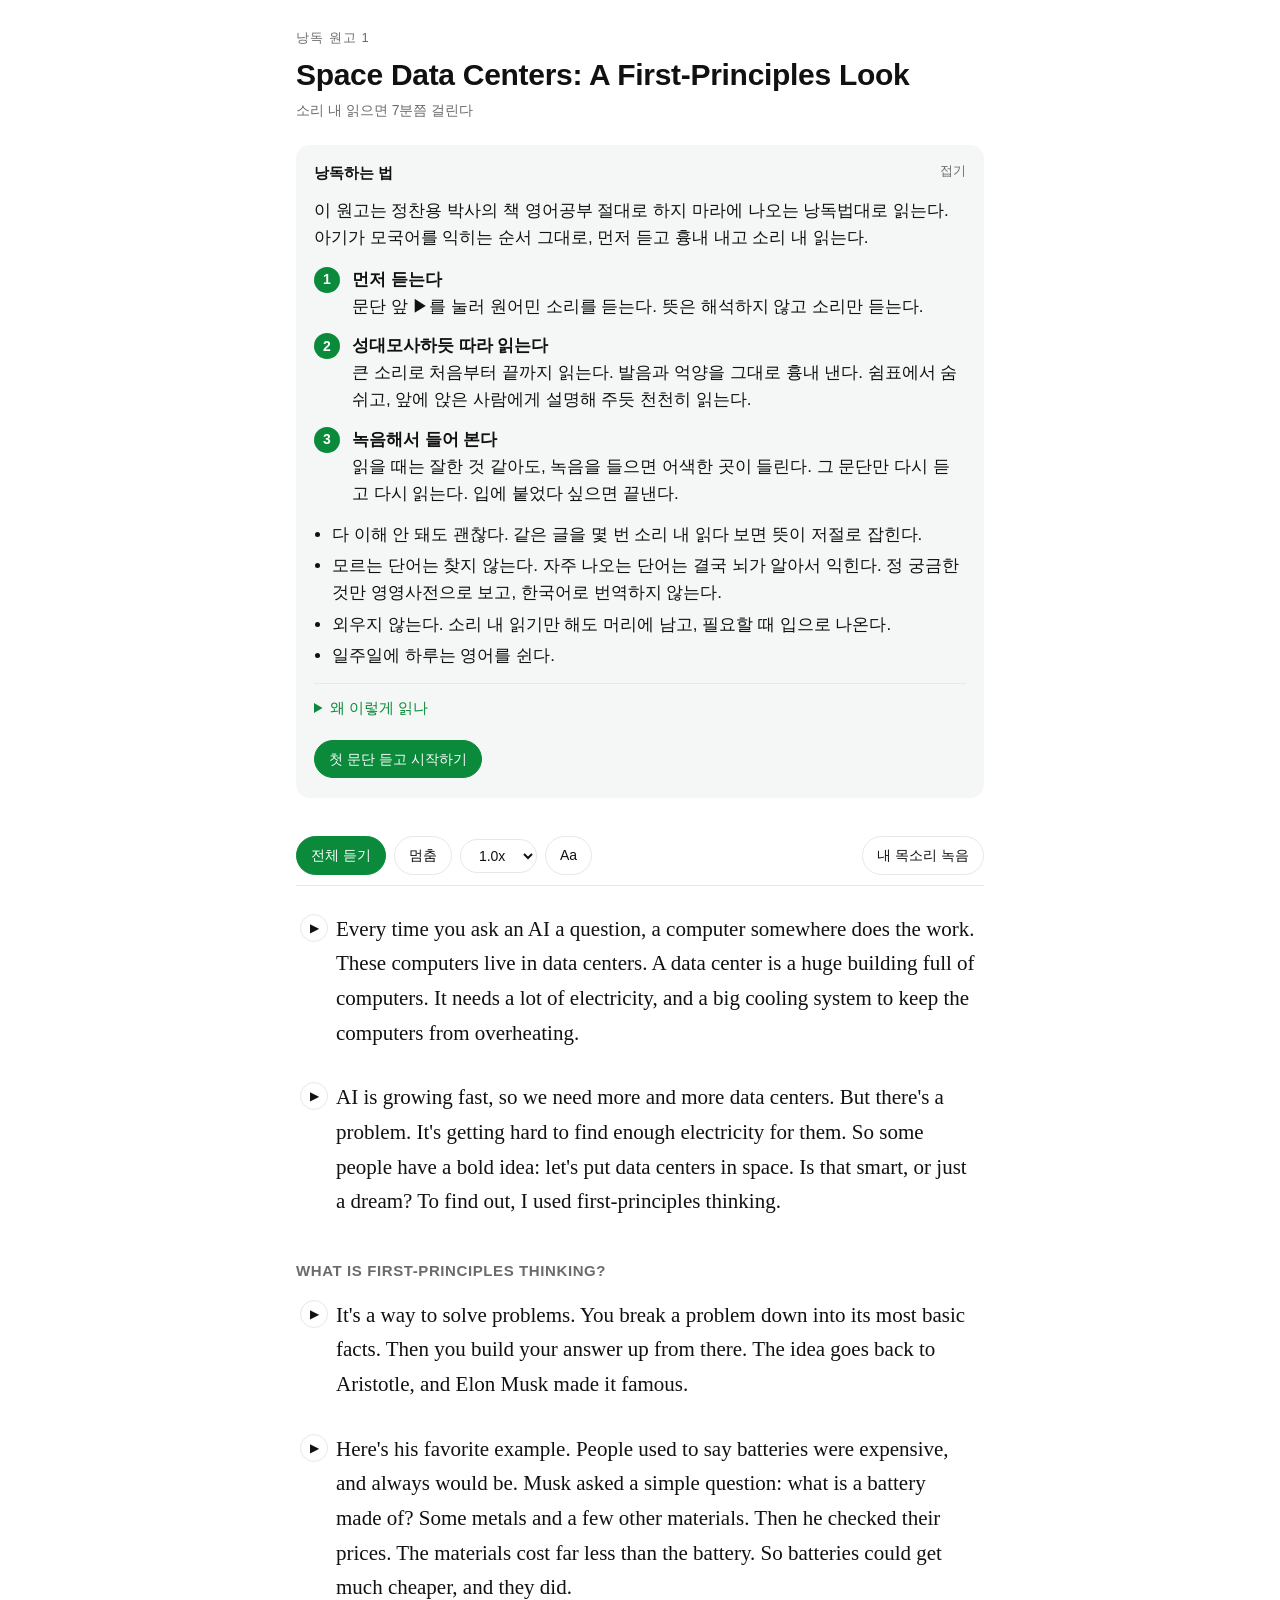
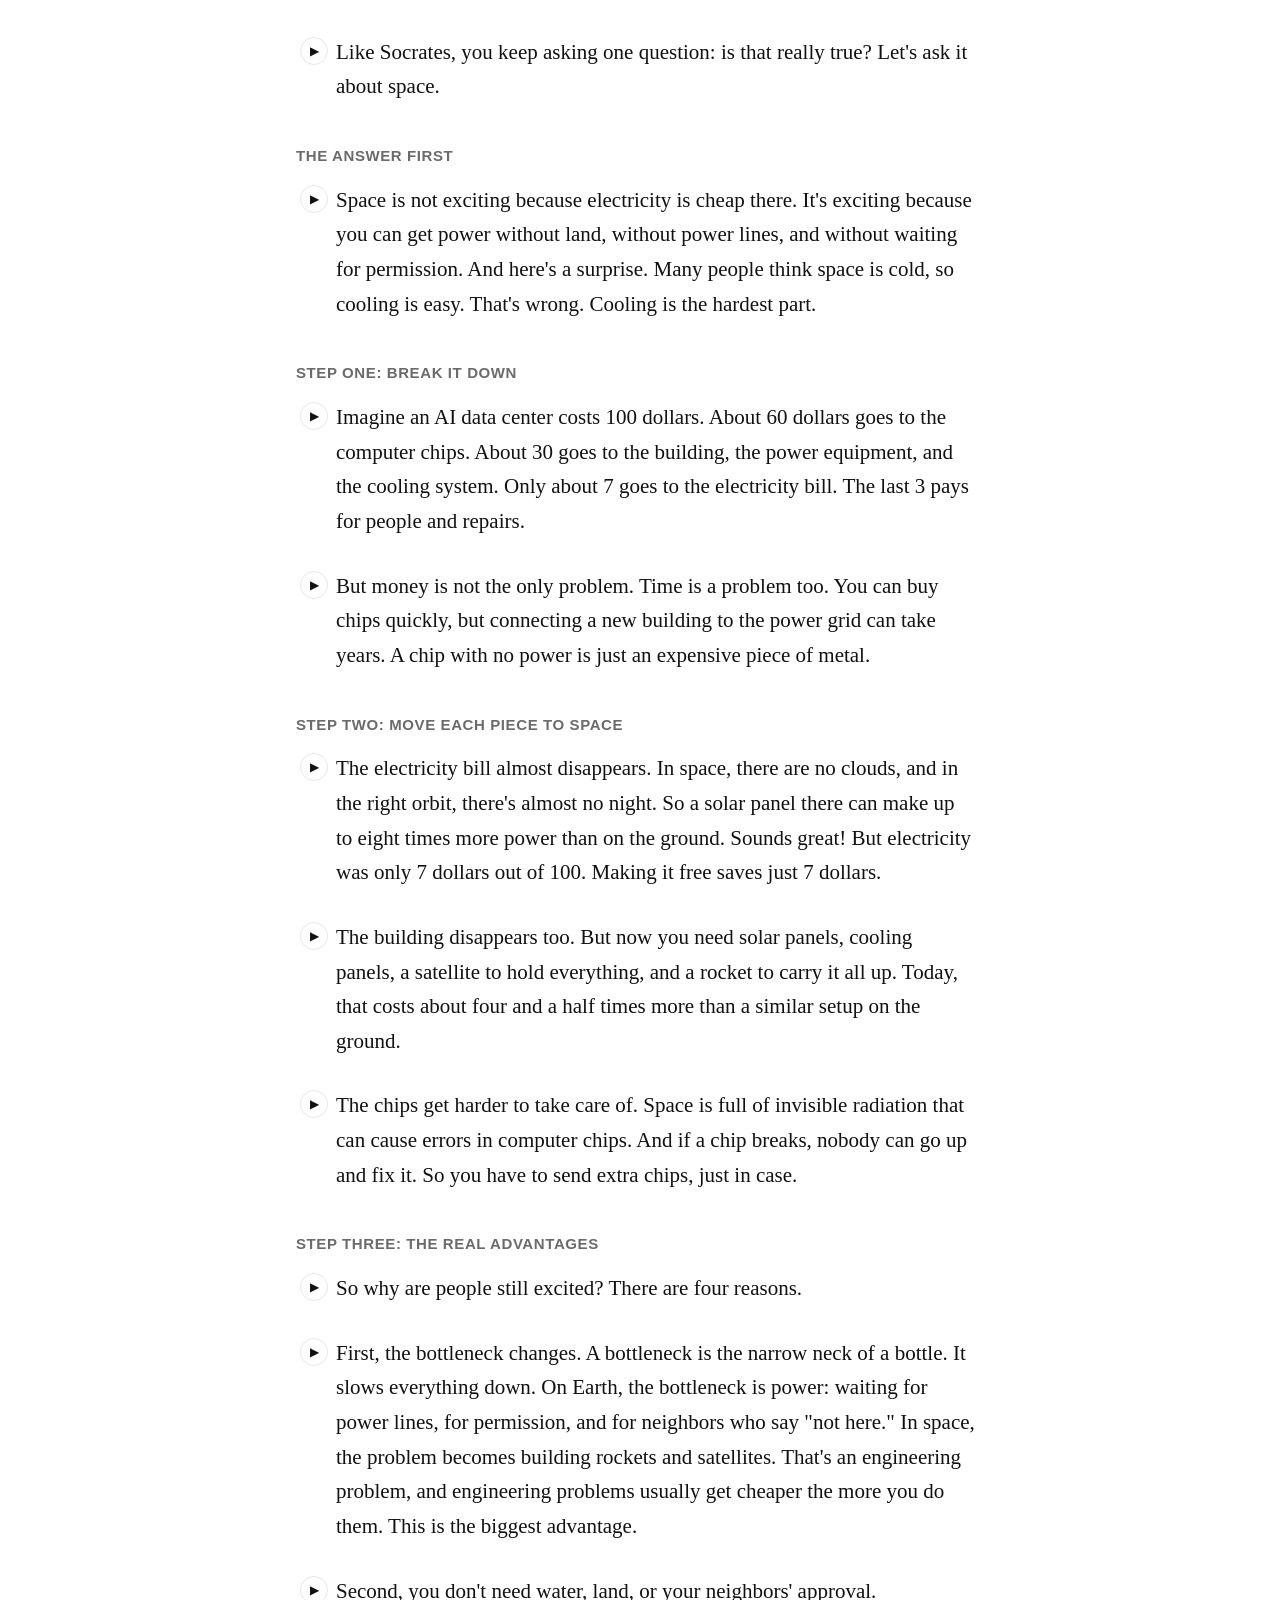
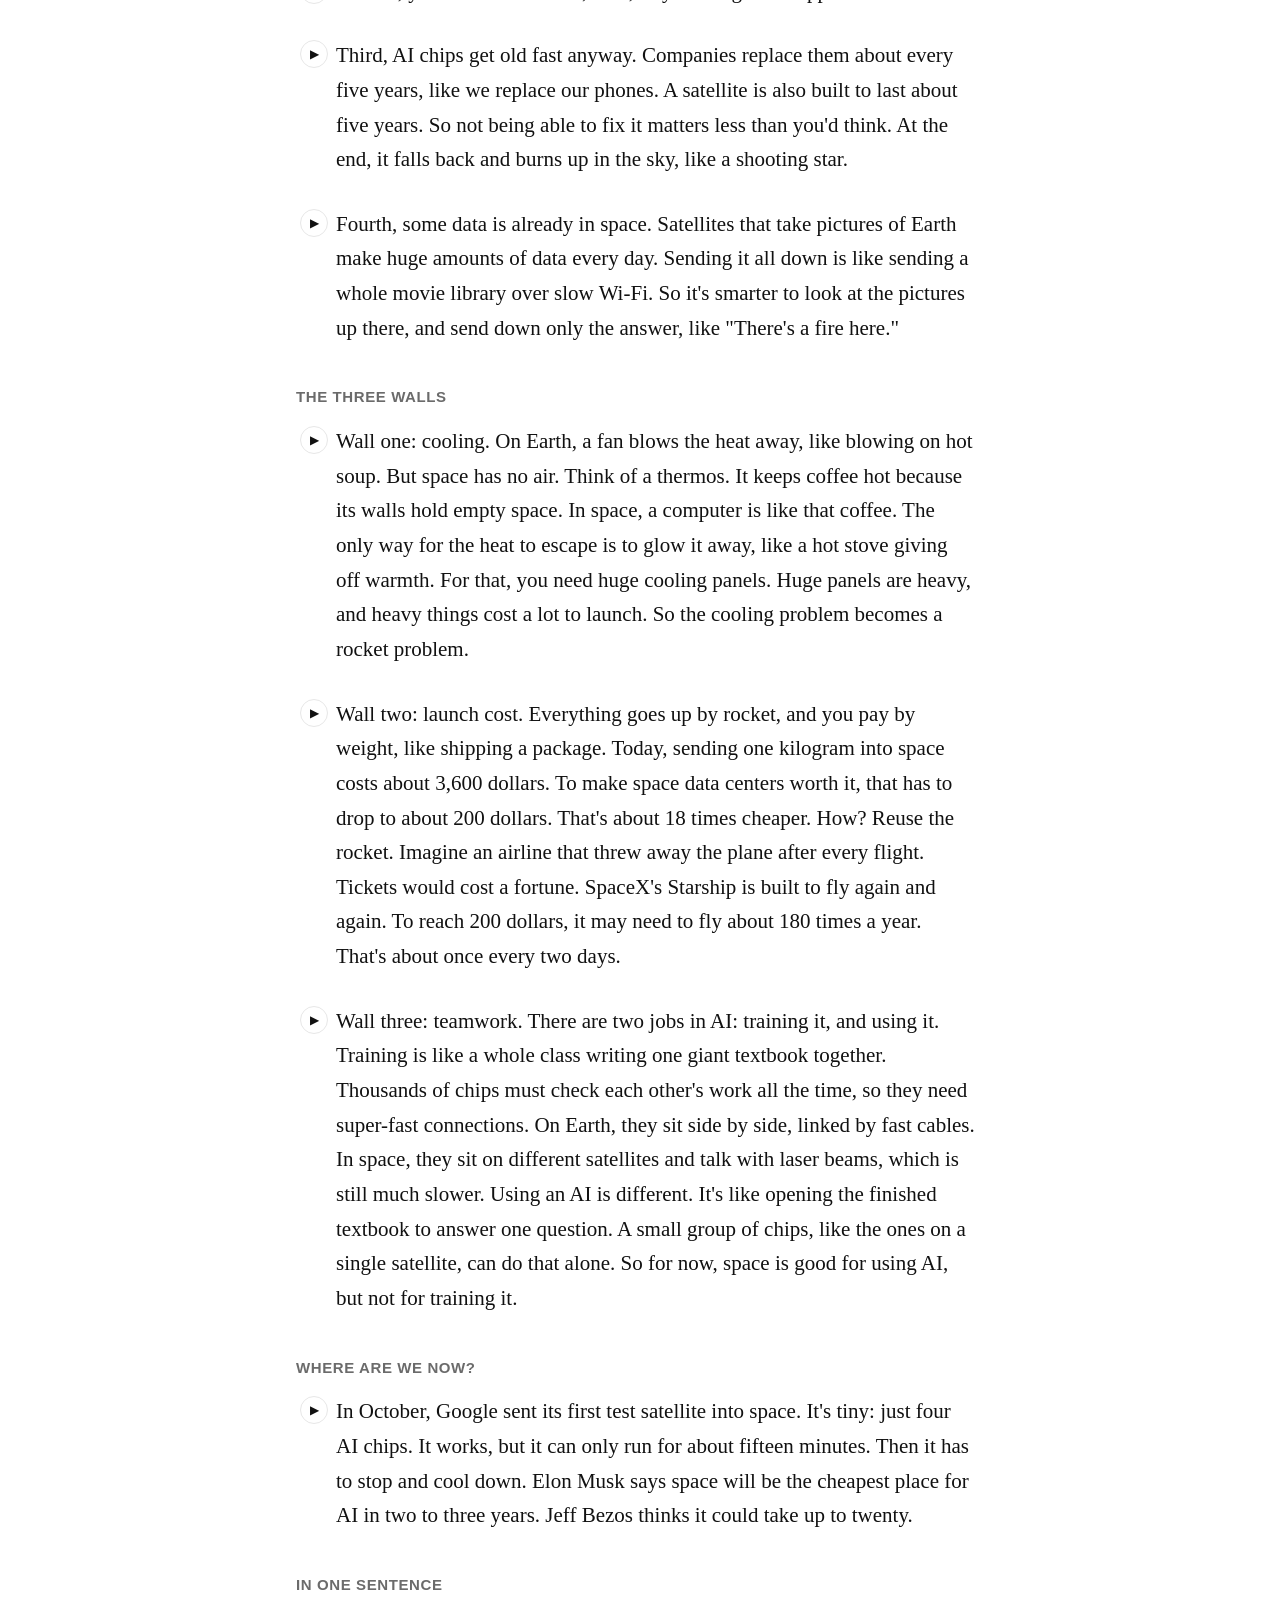
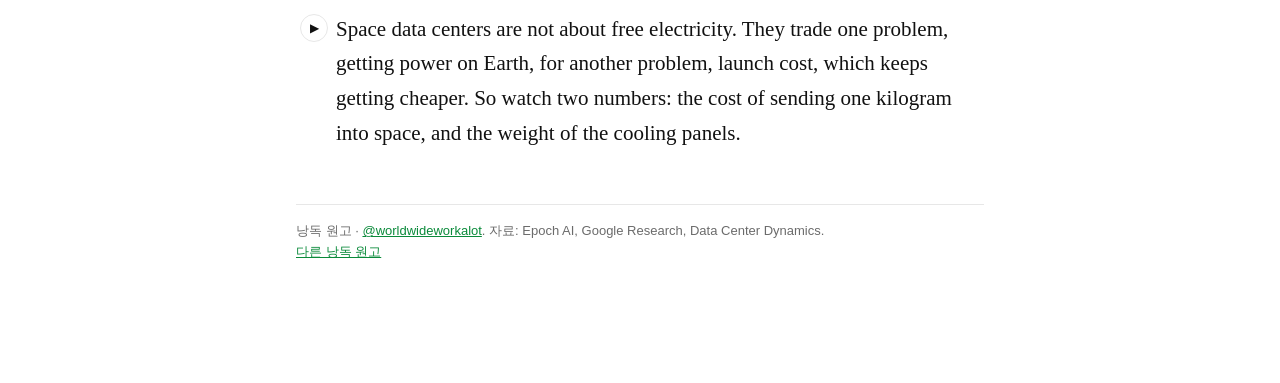
<file: space-data-centers/index.html>
<!doctype html>
<html lang="ko">
<head>
<meta charset="utf-8">
<meta name="viewport" content="width=device-width, initial-scale=1">
<title>Space Data Centers: A First-Principles Look</title>
<meta name="description" content="7분짜리 영어 낭독 원고. 먼저 듣고, 원어민처럼 소리 내 읽는다.">
<meta property="og:type" content="article">
<meta property="og:title" content="Space Data Centers: A First-Principles Look">
<meta property="og:description" content="7분짜리 영어 낭독 원고. 먼저 듣고, 원어민처럼 소리 내 읽는다.">
<meta property="og:image" content="https://wakeupjin.github.io/read-aloud/space-data-centers/og.png">
<meta name="twitter:card" content="summary_large_image">
<link rel="stylesheet" href="../assets/reader.css">
</head>
<body>
<div class="wrap">
  <p class="kicker" lang="ko">낭독 원고 1</p>
  <h1>Space Data Centers: A First-Principles Look</h1>
  <p class="meta" lang="ko">소리 내 읽으면 7분쯤 걸린다</p>

  <details class="onboard" id="onboard" open lang="ko">
  <summary>낭독하는 법</summary>
  <p class="lead">이 원고는 정찬용 박사의 책 영어공부 절대로 하지 마라에 나오는 낭독법대로 읽는다. 아기가 모국어를 익히는 순서 그대로, 먼저 듣고 흉내 내고 소리 내 읽는다.</p>
  <ol class="steps">
    <li><b>먼저 듣는다</b><span>문단 앞 ▶를 눌러 원어민 소리를 듣는다. 뜻은 해석하지 않고 소리만 듣는다.</span></li>
    <li><b>성대모사하듯 따라 읽는다</b><span>큰 소리로 처음부터 끝까지 읽는다. 발음과 억양을 그대로 흉내 낸다. 쉼표에서 숨 쉬고, 앞에 앉은 사람에게 설명해 주듯 천천히 읽는다.</span></li>
    <li><b>녹음해서 들어 본다</b><span>읽을 때는 잘한 것 같아도, 녹음을 들으면 어색한 곳이 들린다. 그 문단만 다시 듣고 다시 읽는다. 입에 붙었다 싶으면 끝낸다.</span></li>
  </ol>
  <ul class="rules">
    <li>다 이해 안 돼도 괜찮다. 같은 글을 몇 번 소리 내 읽다 보면 뜻이 저절로 잡힌다.</li>
    <li>모르는 단어는 찾지 않는다. 자주 나오는 단어는 결국 뇌가 알아서 익힌다. 정 궁금한 것만 영영사전으로 보고, 한국어로 번역하지 않는다.</li>
    <li>외우지 않는다. 소리 내 읽기만 해도 머리에 남고, 필요할 때 입으로 나온다.</li>
    <li>일주일에 하루는 영어를 쉰다.</li>
  </ul>
  <details class="why">
    <summary>왜 이렇게 읽나</summary>
    <p>우리는 한국어를 문법책이나 단어장으로 익히지 않았다. 몇 년을 듣고 흉내 내고 말하다 보니, 어느새 머리보다 혀가 먼저 말하게 됐다.</p>
    <p>정찬용 박사는 이걸 체화라고 부른다. 자전거나 수영처럼 몸이 익히는 거라, 한동안 쉬어도 다시 하면 된다. 외운 단어는 시간이 지나면 잊히지만, 입에 붙은 소리는 남는다.</p>
    <p>나도 이 방법으로 영어를 익혔다. 박사님께 배우면서 처음엔 듣기만 했고, 그다음엔 원서를 소리 내 읽으며 걸어 다녔다.</p>
    <p class="src">방법 출처: 정찬용 박사의 영어공부 절대로 하지 마라와 그 개정판. 설명은 책 내용을 바탕으로 직접 정리했다. 원고 음성은 AI 음성이다.</p>
  </details>
  <button class="primary start" id="start" type="button">첫 문단 듣고 시작하기</button>
</details>

  <div class="bar">
    <button id="listen-all" class="primary" type="button">전체 듣기</button>
    <button id="stop" type="button">멈춤</button>
    <select id="rate" aria-label="속도">
      <option value="0.8">0.8x</option>
      <option value="0.9">0.9x</option>
      <option value="1" selected>1.0x</option>
    </select>
    <button id="size" type="button" aria-label="글자 크기">Aa</button>
    <span class="spacer"></span>
    <button id="rec" class="rec" type="button">내 목소리 녹음</button>
  </div>
  <div id="rec-out" class="rec-out"><audio id="rec-audio" controls></audio><a id="rec-save" href="#">내 낭독 저장</a></div>

  <article class="script" lang="en" data-audio="1">
    <p class="p"><span class="t">Every time you ask an AI a question, a computer somewhere does the work. These computers live in data centers. A data center is a huge building full of computers. It needs a lot of electricity, and a big cooling system to keep the computers from overheating.</span></p>
    <p class="p"><span class="t">AI is growing fast, so we need more and more data centers. But there's a problem. It's getting hard to find enough electricity for them. So some people have a bold idea: let's put data centers in space. Is that smart, or just a dream? To find out, I used first-principles thinking.</span></p>

    <h3>What is first-principles thinking?</h3>
    <p class="p"><span class="t">It's a way to solve problems. You break a problem down into its most basic facts. Then you build your answer up from there. The idea goes back to Aristotle, and Elon Musk made it famous.</span></p>
    <p class="p"><span class="t">Here's his favorite example. People used to say batteries were expensive, and always would be. Musk asked a simple question: what is a battery made of? Some metals and a few other materials. Then he checked their prices. The materials cost far less than the battery. So batteries could get much cheaper, and they did.</span></p>
    <p class="p"><span class="t">Like Socrates, you keep asking one question: is that really true? Let's ask it about space.</span></p>

    <h3>The answer first</h3>
    <p class="p"><span class="t">Space is not exciting because electricity is cheap there. It's exciting because you can get power without land, without power lines, and without waiting for permission. And here's a surprise. Many people think space is cold, so cooling is easy. That's wrong. Cooling is the hardest part.</span></p>

    <h3>Step one: break it down</h3>
    <p class="p"><span class="t">Imagine an AI data center costs 100 dollars. About 60 dollars goes to the computer chips. About 30 goes to the building, the power equipment, and the cooling system. Only about 7 goes to the electricity bill. The last 3 pays for people and repairs.</span></p>
    <p class="p"><span class="t">But money is not the only problem. Time is a problem too. You can buy chips quickly, but connecting a new building to the power grid can take years. A chip with no power is just an expensive piece of metal.</span></p>

    <h3>Step two: move each piece to space</h3>
    <p class="p"><span class="t">The electricity bill almost disappears. In space, there are no clouds, and in the right orbit, there's almost no night. So a solar panel there can make up to eight times more power than on the ground. Sounds great! But electricity was only 7 dollars out of 100. Making it free saves just 7 dollars.</span></p>
    <p class="p"><span class="t">The building disappears too. But now you need solar panels, cooling panels, a satellite to hold everything, and a rocket to carry it all up. Today, that costs about four and a half times more than a similar setup on the ground.</span></p>
    <p class="p"><span class="t">The chips get harder to take care of. Space is full of invisible radiation that can cause errors in computer chips. And if a chip breaks, nobody can go up and fix it. So you have to send extra chips, just in case.</span></p>

    <h3>Step three: the real advantages</h3>
    <p class="p"><span class="t">So why are people still excited? There are four reasons.</span></p>
    <p class="p"><span class="t">First, the bottleneck changes. A bottleneck is the narrow neck of a bottle. It slows everything down. On Earth, the bottleneck is power: waiting for power lines, for permission, and for neighbors who say "not here." In space, the problem becomes building rockets and satellites. That's an engineering problem, and engineering problems usually get cheaper the more you do them. This is the biggest advantage.</span></p>
    <p class="p"><span class="t">Second, you don't need water, land, or your neighbors' approval.</span></p>
    <p class="p"><span class="t">Third, AI chips get old fast anyway. Companies replace them about every five years, like we replace our phones. A satellite is also built to last about five years. So not being able to fix it matters less than you'd think. At the end, it falls back and burns up in the sky, like a shooting star.</span></p>
    <p class="p"><span class="t">Fourth, some data is already in space. Satellites that take pictures of Earth make huge amounts of data every day. Sending it all down is like sending a whole movie library over slow Wi-Fi. So it's smarter to look at the pictures up there, and send down only the answer, like "There's a fire here."</span></p>

    <h3>The three walls</h3>
    <p class="p"><span class="t">Wall one: cooling. On Earth, a fan blows the heat away, like blowing on hot soup. But space has no air. Think of a thermos. It keeps coffee hot because its walls hold empty space. In space, a computer is like that coffee. The only way for the heat to escape is to glow it away, like a hot stove giving off warmth. For that, you need huge cooling panels. Huge panels are heavy, and heavy things cost a lot to launch. So the cooling problem becomes a rocket problem.</span></p>
    <p class="p"><span class="t">Wall two: launch cost. Everything goes up by rocket, and you pay by weight, like shipping a package. Today, sending one kilogram into space costs about 3,600 dollars. To make space data centers worth it, that has to drop to about 200 dollars. That's about 18 times cheaper. How? Reuse the rocket. Imagine an airline that threw away the plane after every flight. Tickets would cost a fortune. SpaceX's Starship is built to fly again and again. To reach 200 dollars, it may need to fly about 180 times a year. That's about once every two days.</span></p>
    <p class="p"><span class="t">Wall three: teamwork. There are two jobs in AI: training it, and using it. Training is like a whole class writing one giant textbook together. Thousands of chips must check each other's work all the time, so they need super-fast connections. On Earth, they sit side by side, linked by fast cables. In space, they sit on different satellites and talk with laser beams, which is still much slower. Using an AI is different. It's like opening the finished textbook to answer one question. A small group of chips, like the ones on a single satellite, can do that alone. So for now, space is good for using AI, but not for training it.</span></p>

    <h3>Where are we now?</h3>
    <p class="p"><span class="t">In October, Google sent its first test satellite into space. It's tiny: just four AI chips. It works, but it can only run for about fifteen minutes. Then it has to stop and cool down. Elon Musk says space will be the cheapest place for AI in two to three years. Jeff Bezos thinks it could take up to twenty.</span></p>

    <h3>In one sentence</h3>
    <p class="p"><span class="t">Space data centers are not about free electricity. They trade one problem, getting power on Earth, for another problem, launch cost, which keeps getting cheaper. So watch two numbers: the cost of sending one kilogram into space, and the weight of the cooling panels.</span></p>
  </article>

  <footer>
    낭독 원고 · <a href="https://www.threads.com/@worldwideworkalot">@worldwideworkalot</a>. 자료: Epoch AI, Google Research, Data Center Dynamics.
    <br><a href="../">다른 낭독 원고</a>
  </footer>
</div>
<script src="../assets/reader.js"></script>
</body>
</html>
</file>
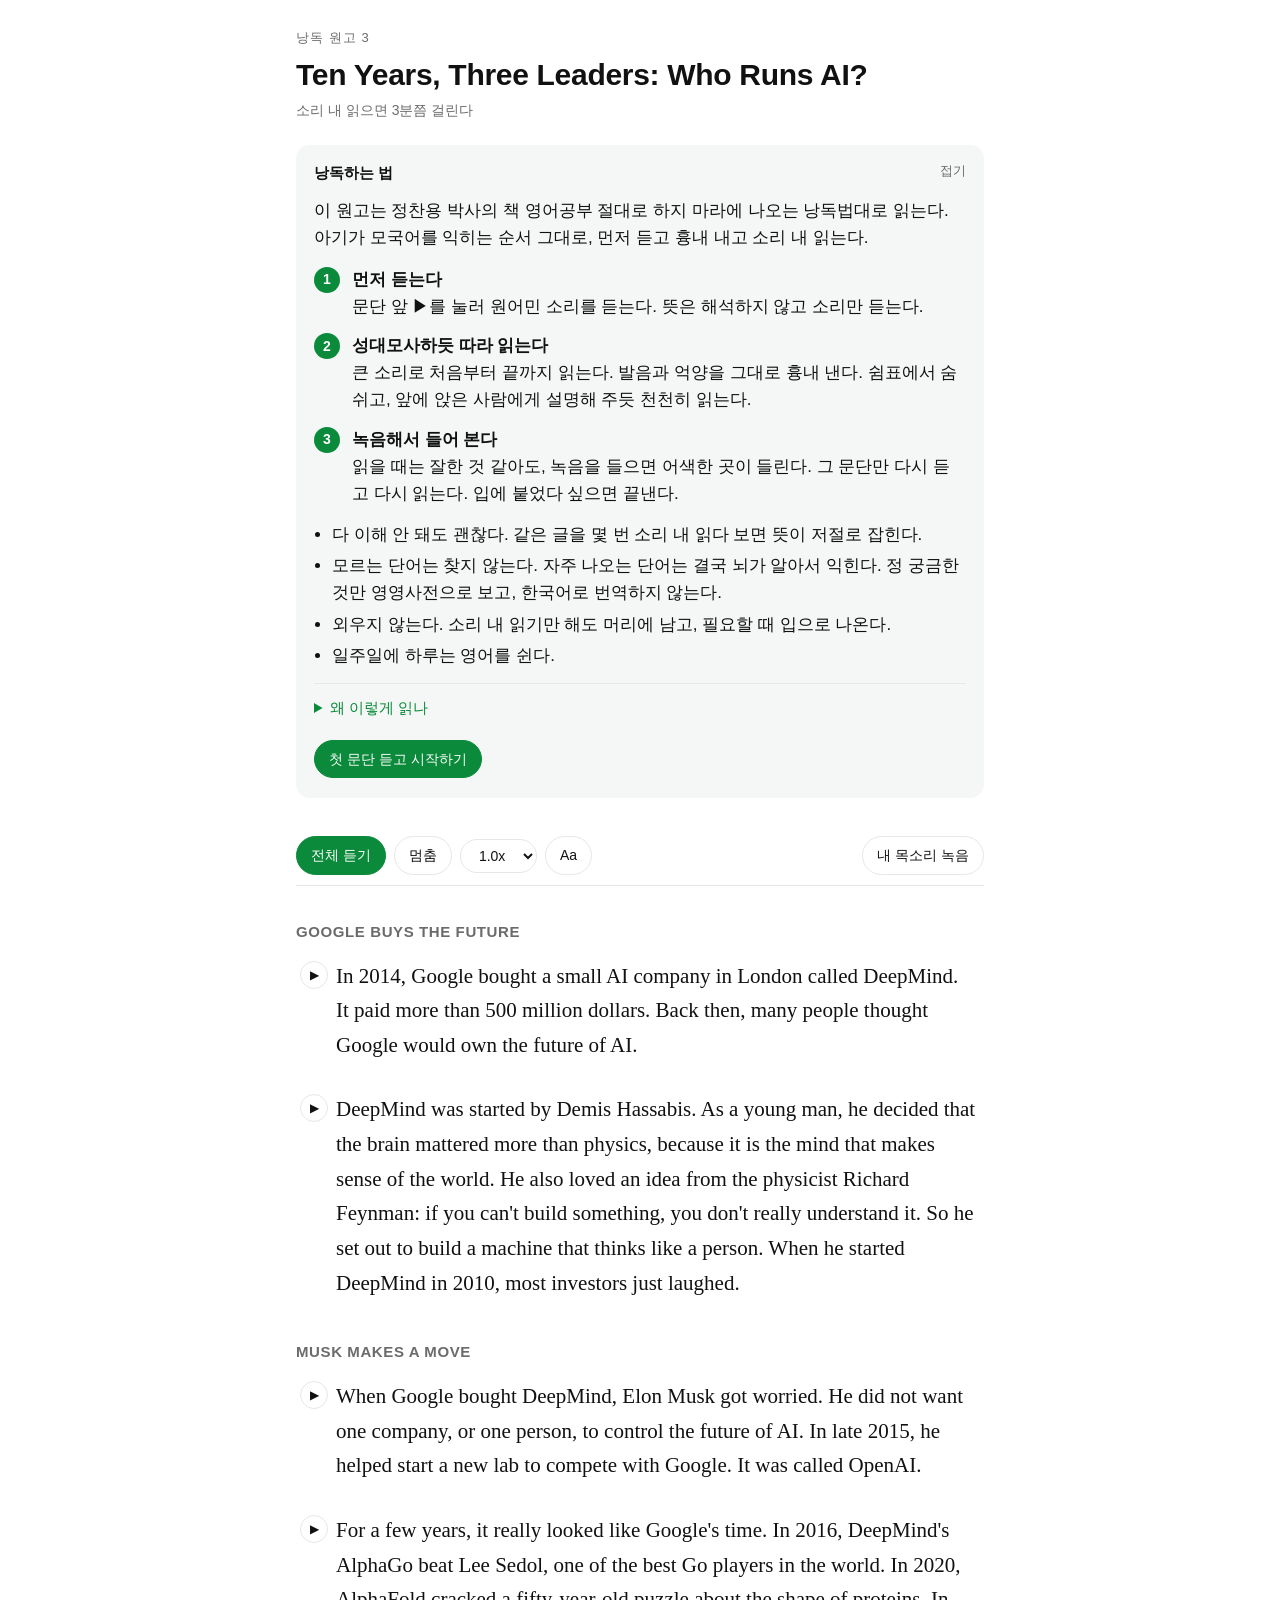
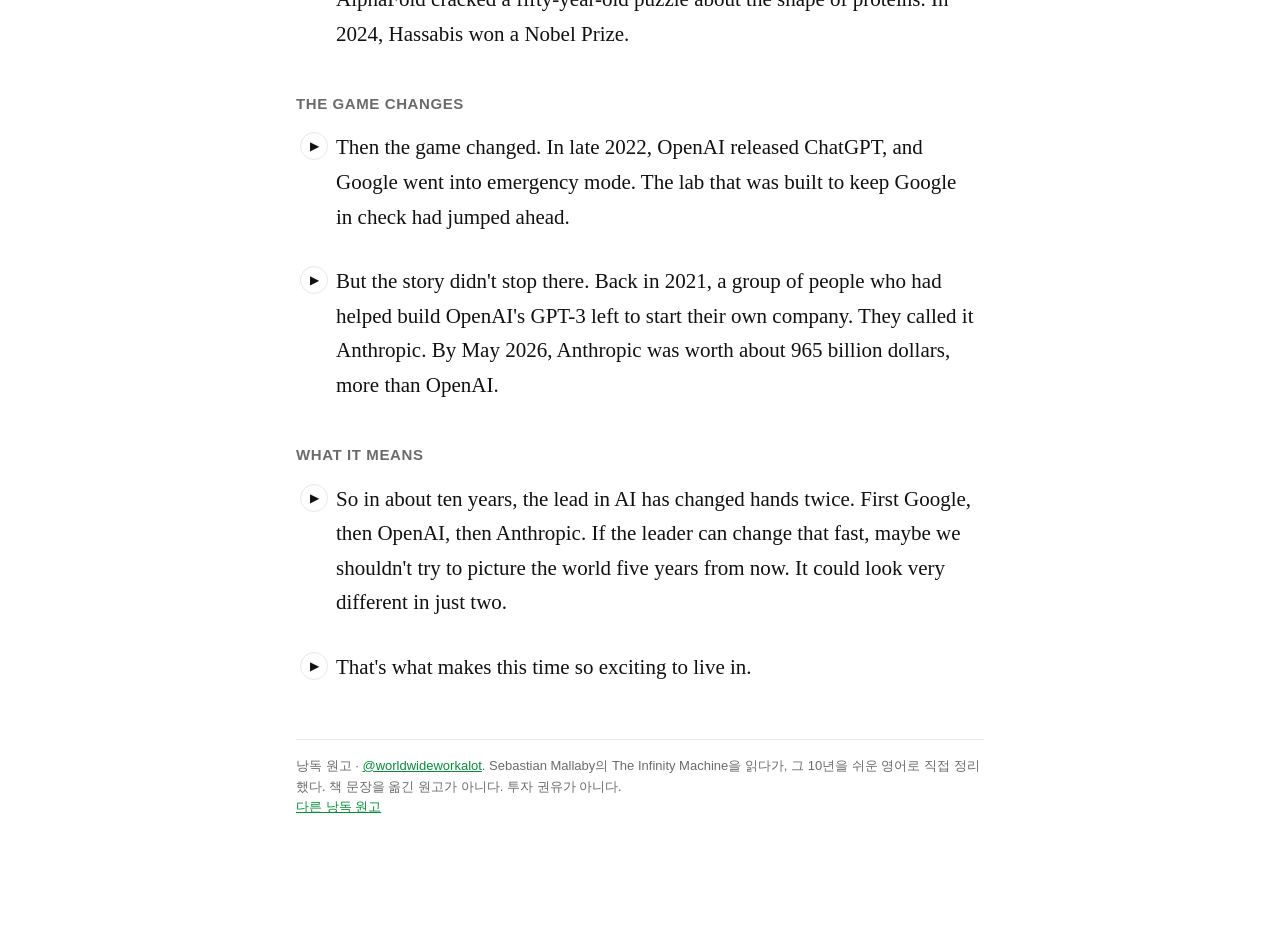
<file: ten-years-three-leaders/index.html>
<!doctype html>
<html lang="ko">
<head>
<meta charset="utf-8">
<meta name="viewport" content="width=device-width, initial-scale=1">
<title>Ten Years, Three Leaders: Who Runs AI?</title>
<meta name="description" content="3분짜리 영어 낭독 원고. 먼저 듣고, 원어민처럼 소리 내 읽는다.">
<meta property="og:type" content="article">
<meta property="og:title" content="Ten Years, Three Leaders: Who Runs AI?">
<meta property="og:description" content="3분짜리 영어 낭독 원고. 먼저 듣고, 원어민처럼 소리 내 읽는다.">
<meta property="og:image" content="https://wakeupjin.github.io/read-aloud/ten-years-three-leaders/og.png">
<meta name="twitter:card" content="summary_large_image">
<link rel="stylesheet" href="../assets/reader.css">
</head>
<body>
<div class="wrap">
  <p class="kicker" lang="ko">낭독 원고 3</p>
  <h1>Ten Years, Three Leaders: Who Runs AI?</h1>
  <p class="meta" lang="ko">소리 내 읽으면 3분쯤 걸린다</p>

  <details class="onboard" id="onboard" open lang="ko">
  <summary>낭독하는 법</summary>
  <p class="lead">이 원고는 정찬용 박사의 책 영어공부 절대로 하지 마라에 나오는 낭독법대로 읽는다. 아기가 모국어를 익히는 순서 그대로, 먼저 듣고 흉내 내고 소리 내 읽는다.</p>
  <ol class="steps">
    <li><b>먼저 듣는다</b><span>문단 앞 ▶를 눌러 원어민 소리를 듣는다. 뜻은 해석하지 않고 소리만 듣는다.</span></li>
    <li><b>성대모사하듯 따라 읽는다</b><span>큰 소리로 처음부터 끝까지 읽는다. 발음과 억양을 그대로 흉내 낸다. 쉼표에서 숨 쉬고, 앞에 앉은 사람에게 설명해 주듯 천천히 읽는다.</span></li>
    <li><b>녹음해서 들어 본다</b><span>읽을 때는 잘한 것 같아도, 녹음을 들으면 어색한 곳이 들린다. 그 문단만 다시 듣고 다시 읽는다. 입에 붙었다 싶으면 끝낸다.</span></li>
  </ol>
  <ul class="rules">
    <li>다 이해 안 돼도 괜찮다. 같은 글을 몇 번 소리 내 읽다 보면 뜻이 저절로 잡힌다.</li>
    <li>모르는 단어는 찾지 않는다. 자주 나오는 단어는 결국 뇌가 알아서 익힌다. 정 궁금한 것만 영영사전으로 보고, 한국어로 번역하지 않는다.</li>
    <li>외우지 않는다. 소리 내 읽기만 해도 머리에 남고, 필요할 때 입으로 나온다.</li>
    <li>일주일에 하루는 영어를 쉰다.</li>
  </ul>
  <details class="why">
    <summary>왜 이렇게 읽나</summary>
    <p>우리는 한국어를 문법책이나 단어장으로 익히지 않았다. 몇 년을 듣고 흉내 내고 말하다 보니, 어느새 머리보다 혀가 먼저 말하게 됐다.</p>
    <p>정찬용 박사는 이걸 체화라고 부른다. 자전거나 수영처럼 몸이 익히는 거라, 한동안 쉬어도 다시 하면 된다. 외운 단어는 시간이 지나면 잊히지만, 입에 붙은 소리는 남는다.</p>
    <p>나도 이 방법으로 영어를 익혔다. 박사님께 배우면서 처음엔 듣기만 했고, 그다음엔 원서를 소리 내 읽으며 걸어 다녔다.</p>
    <p class="src">방법 출처: 정찬용 박사의 영어공부 절대로 하지 마라와 그 개정판. 설명은 책 내용을 바탕으로 직접 정리했다. 원고 음성은 AI 음성이다.</p>
  </details>
  <button class="primary start" id="start" type="button">첫 문단 듣고 시작하기</button>
</details>

  <div class="bar">
    <button id="listen-all" class="primary" type="button">전체 듣기</button>
    <button id="stop" type="button">멈춤</button>
    <select id="rate" aria-label="속도">
      <option value="0.8">0.8x</option>
      <option value="0.9">0.9x</option>
      <option value="1" selected>1.0x</option>
    </select>
    <button id="size" type="button" aria-label="글자 크기">Aa</button>
    <span class="spacer"></span>
    <button id="rec" class="rec" type="button">내 목소리 녹음</button>
  </div>
  <div id="rec-out" class="rec-out"><audio id="rec-audio" controls></audio><a id="rec-save" href="#">내 낭독 저장</a></div>

  <article class="script" lang="en" data-audio="1">
    <h3>Google buys the future</h3>
    <p class="p"><span class="t">In 2014, Google bought a small AI company in London called DeepMind. It paid more than 500 million dollars. Back then, many people thought Google would own the future of AI.</span></p>
    <p class="p"><span class="t">DeepMind was started by Demis Hassabis. As a young man, he decided that the brain mattered more than physics, because it is the mind that makes sense of the world. He also loved an idea from the physicist Richard Feynman: if you can't build something, you don't really understand it. So he set out to build a machine that thinks like a person. When he started DeepMind in 2010, most investors just laughed.</span></p>
    <h3>Musk makes a move</h3>
    <p class="p"><span class="t">When Google bought DeepMind, Elon Musk got worried. He did not want one company, or one person, to control the future of AI. In late 2015, he helped start a new lab to compete with Google. It was called OpenAI.</span></p>
    <p class="p"><span class="t">For a few years, it really looked like Google's time. In 2016, DeepMind's AlphaGo beat Lee Sedol, one of the best Go players in the world. In 2020, AlphaFold cracked a fifty-year-old puzzle about the shape of proteins. In 2024, Hassabis won a Nobel Prize.</span></p>
    <h3>The game changes</h3>
    <p class="p"><span class="t">Then the game changed. In late 2022, OpenAI released ChatGPT, and Google went into emergency mode. The lab that was built to keep Google in check had jumped ahead.</span></p>
    <p class="p"><span class="t">But the story didn't stop there. Back in 2021, a group of people who had helped build OpenAI's GPT-3 left to start their own company. They called it Anthropic. By May 2026, Anthropic was worth about 965 billion dollars, more than OpenAI.</span></p>
    <h3>What it means</h3>
    <p class="p"><span class="t">So in about ten years, the lead in AI has changed hands twice. First Google, then OpenAI, then Anthropic. If the leader can change that fast, maybe we shouldn't try to picture the world five years from now. It could look very different in just two.</span></p>
    <p class="p"><span class="t">That's what makes this time so exciting to live in.</span></p>
  </article>

  <footer>
    낭독 원고 · <a href="https://www.threads.com/@worldwideworkalot">@worldwideworkalot</a>. Sebastian Mallaby의 The Infinity Machine을 읽다가, 그 10년을 쉬운 영어로 직접 정리했다. 책 문장을 옮긴 원고가 아니다. 투자 권유가 아니다.
    <br><a href="../">다른 낭독 원고</a>
  </footer>
</div>
<script src="../assets/reader.js"></script>
</body>
</html>
</file>
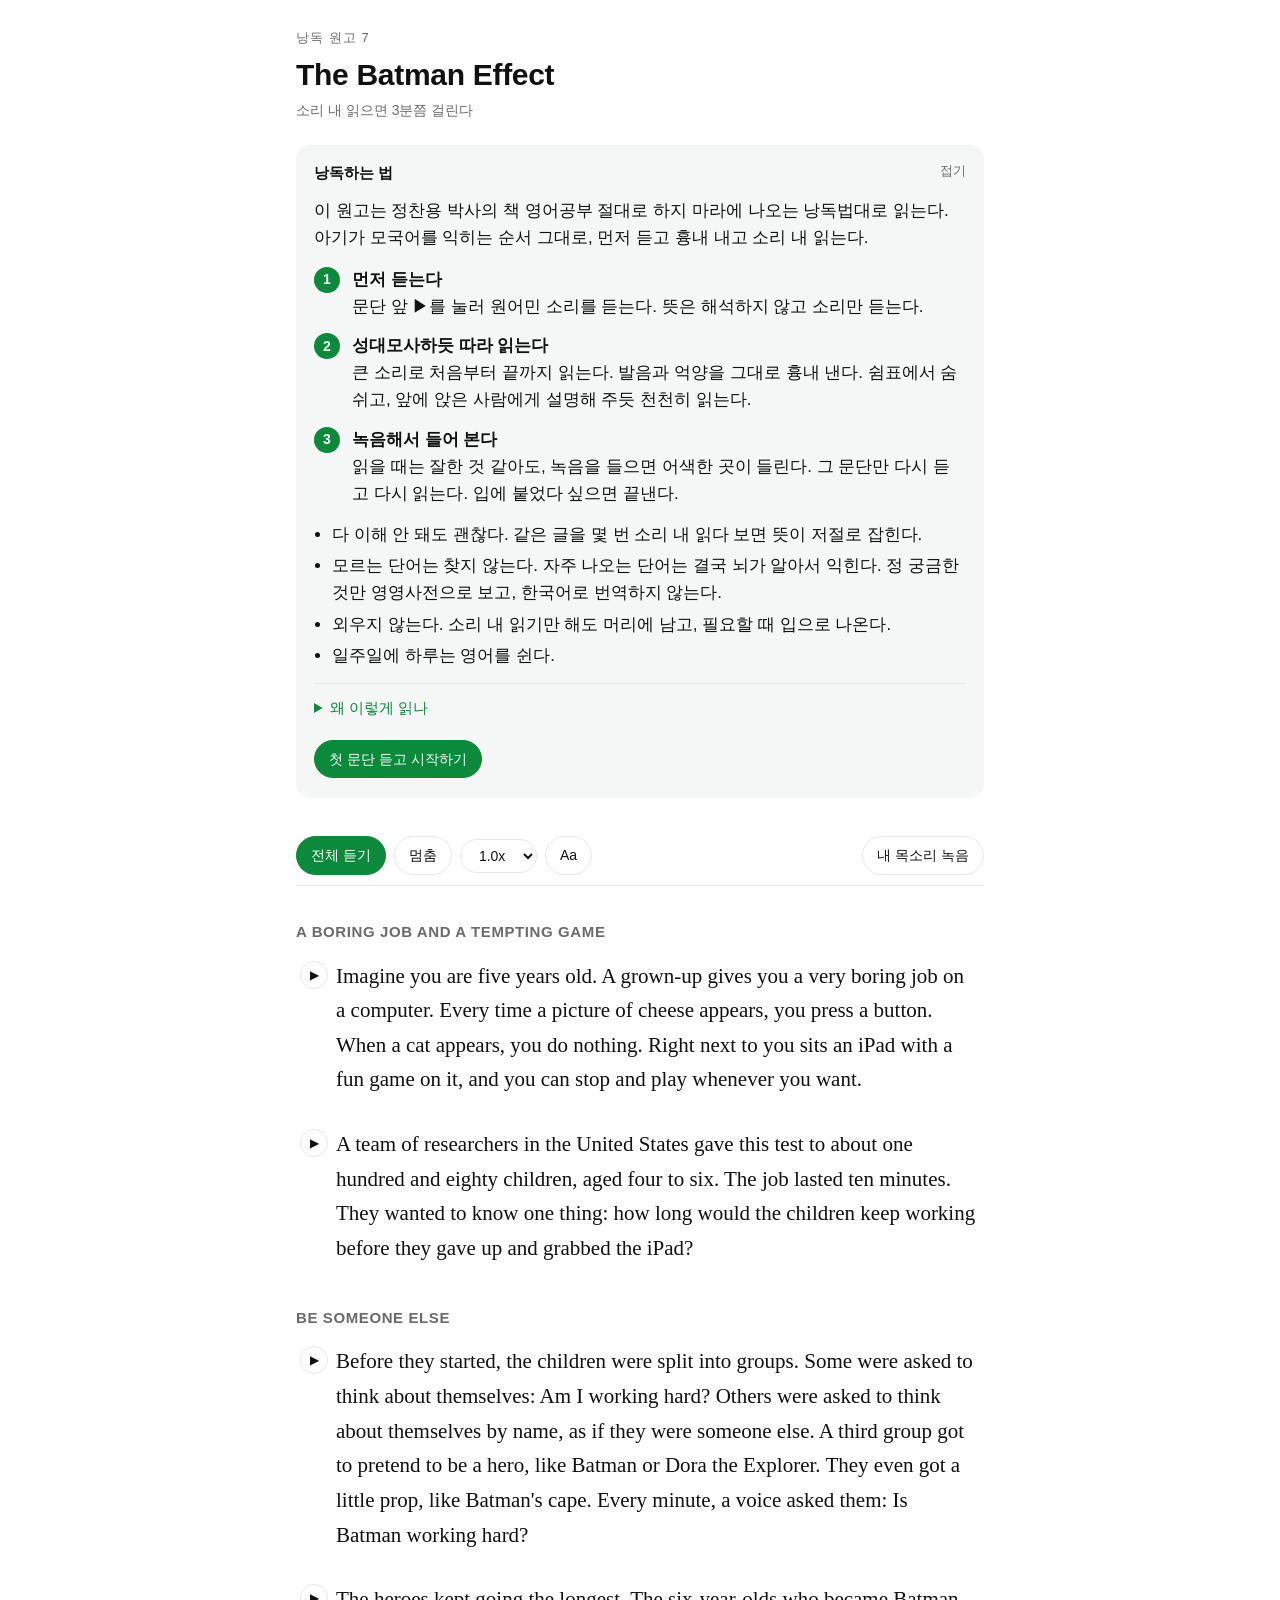
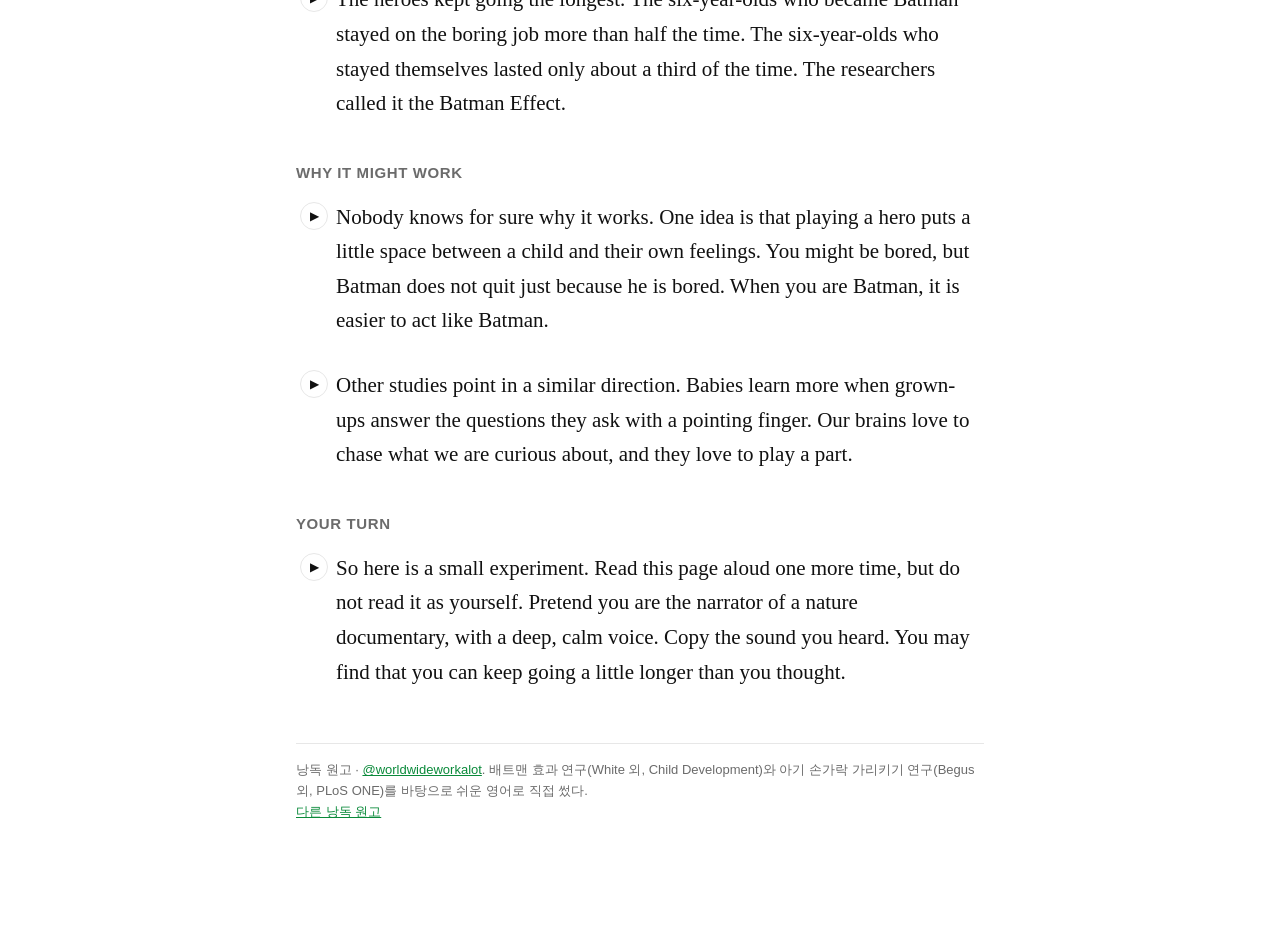
<file: the-batman-effect/index.html>
<!doctype html>
<html lang="ko">
<head>
<meta charset="utf-8">
<meta name="viewport" content="width=device-width, initial-scale=1">
<title>The Batman Effect</title>
<meta name="description" content="3분짜리 영어 낭독 원고. 먼저 듣고, 원어민처럼 소리 내 읽는다.">
<meta property="og:type" content="article">
<meta property="og:title" content="The Batman Effect">
<meta property="og:description" content="3분짜리 영어 낭독 원고. 먼저 듣고, 원어민처럼 소리 내 읽는다.">
<meta property="og:image" content="https://wakeupjin.github.io/read-aloud/the-batman-effect/og.png">
<meta name="twitter:card" content="summary_large_image">
<link rel="stylesheet" href="../assets/reader.css">
</head>
<body>
<div class="wrap">
  <p class="kicker" lang="ko">낭독 원고 7</p>
  <h1>The Batman Effect</h1>
  <p class="meta" lang="ko">소리 내 읽으면 3분쯤 걸린다</p>

  <details class="onboard" id="onboard" open lang="ko">
  <summary>낭독하는 법</summary>
  <p class="lead">이 원고는 정찬용 박사의 책 영어공부 절대로 하지 마라에 나오는 낭독법대로 읽는다. 아기가 모국어를 익히는 순서 그대로, 먼저 듣고 흉내 내고 소리 내 읽는다.</p>
  <ol class="steps">
    <li><b>먼저 듣는다</b><span>문단 앞 ▶를 눌러 원어민 소리를 듣는다. 뜻은 해석하지 않고 소리만 듣는다.</span></li>
    <li><b>성대모사하듯 따라 읽는다</b><span>큰 소리로 처음부터 끝까지 읽는다. 발음과 억양을 그대로 흉내 낸다. 쉼표에서 숨 쉬고, 앞에 앉은 사람에게 설명해 주듯 천천히 읽는다.</span></li>
    <li><b>녹음해서 들어 본다</b><span>읽을 때는 잘한 것 같아도, 녹음을 들으면 어색한 곳이 들린다. 그 문단만 다시 듣고 다시 읽는다. 입에 붙었다 싶으면 끝낸다.</span></li>
  </ol>
  <ul class="rules">
    <li>다 이해 안 돼도 괜찮다. 같은 글을 몇 번 소리 내 읽다 보면 뜻이 저절로 잡힌다.</li>
    <li>모르는 단어는 찾지 않는다. 자주 나오는 단어는 결국 뇌가 알아서 익힌다. 정 궁금한 것만 영영사전으로 보고, 한국어로 번역하지 않는다.</li>
    <li>외우지 않는다. 소리 내 읽기만 해도 머리에 남고, 필요할 때 입으로 나온다.</li>
    <li>일주일에 하루는 영어를 쉰다.</li>
  </ul>
  <details class="why">
    <summary>왜 이렇게 읽나</summary>
    <p>우리는 한국어를 문법책이나 단어장으로 익히지 않았다. 몇 년을 듣고 흉내 내고 말하다 보니, 어느새 머리보다 혀가 먼저 말하게 됐다.</p>
    <p>정찬용 박사는 이걸 체화라고 부른다. 자전거나 수영처럼 몸이 익히는 거라, 한동안 쉬어도 다시 하면 된다. 외운 단어는 시간이 지나면 잊히지만, 입에 붙은 소리는 남는다.</p>
    <p>나도 이 방법으로 영어를 익혔다. 박사님께 배우면서 처음엔 듣기만 했고, 그다음엔 원서를 소리 내 읽으며 걸어 다녔다.</p>
    <p class="src">방법 출처: 정찬용 박사의 영어공부 절대로 하지 마라와 그 개정판. 설명은 책 내용을 바탕으로 직접 정리했다. 원고 음성은 AI 음성이다.</p>
  </details>
  <button class="primary start" id="start" type="button">첫 문단 듣고 시작하기</button>
</details>

  <div class="bar">
    <button id="listen-all" class="primary" type="button">전체 듣기</button>
    <button id="stop" type="button">멈춤</button>
    <select id="rate" aria-label="속도">
      <option value="0.8">0.8x</option>
      <option value="0.9">0.9x</option>
      <option value="1" selected>1.0x</option>
    </select>
    <button id="size" type="button" aria-label="글자 크기">Aa</button>
    <span class="spacer"></span>
    <button id="rec" class="rec" type="button">내 목소리 녹음</button>
  </div>
  <div id="rec-out" class="rec-out"><audio id="rec-audio" controls></audio><a id="rec-save" href="#">내 낭독 저장</a></div>

  <article class="script" lang="en" data-audio="1">
    <h3>A boring job and a tempting game</h3>
    <p class="p"><span class="t">Imagine you are five years old. A grown-up gives you a very boring job on a computer. Every time a picture of cheese appears, you press a button. When a cat appears, you do nothing. Right next to you sits an iPad with a fun game on it, and you can stop and play whenever you want.</span></p>
    <p class="p"><span class="t">A team of researchers in the United States gave this test to about one hundred and eighty children, aged four to six. The job lasted ten minutes. They wanted to know one thing: how long would the children keep working before they gave up and grabbed the iPad?</span></p>
    <h3>Be someone else</h3>
    <p class="p"><span class="t">Before they started, the children were split into groups. Some were asked to think about themselves: Am I working hard? Others were asked to think about themselves by name, as if they were someone else. A third group got to pretend to be a hero, like Batman or Dora the Explorer. They even got a little prop, like Batman's cape. Every minute, a voice asked them: Is Batman working hard?</span></p>
    <p class="p"><span class="t">The heroes kept going the longest. The six-year-olds who became Batman stayed on the boring job more than half the time. The six-year-olds who stayed themselves lasted only about a third of the time. The researchers called it the Batman Effect.</span></p>
    <h3>Why it might work</h3>
    <p class="p"><span class="t">Nobody knows for sure why it works. One idea is that playing a hero puts a little space between a child and their own feelings. You might be bored, but Batman does not quit just because he is bored. When you are Batman, it is easier to act like Batman.</span></p>
    <p class="p"><span class="t">Other studies point in a similar direction. Babies learn more when grown-ups answer the questions they ask with a pointing finger. Our brains love to chase what we are curious about, and they love to play a part.</span></p>
    <h3>Your turn</h3>
    <p class="p"><span class="t">So here is a small experiment. Read this page aloud one more time, but do not read it as yourself. Pretend you are the narrator of a nature documentary, with a deep, calm voice. Copy the sound you heard. You may find that you can keep going a little longer than you thought.</span></p>
  </article>

  <footer>
    낭독 원고 · <a href="https://www.threads.com/@worldwideworkalot">@worldwideworkalot</a>. 배트맨 효과 연구(White 외, Child Development)와 아기 손가락 가리키기 연구(Begus 외, PLoS ONE)를 바탕으로 쉬운 영어로 직접 썼다.
    <br><a href="../">다른 낭독 원고</a>
  </footer>
</div>
<script src="../assets/reader.js"></script>
</body>
</html>
</file>
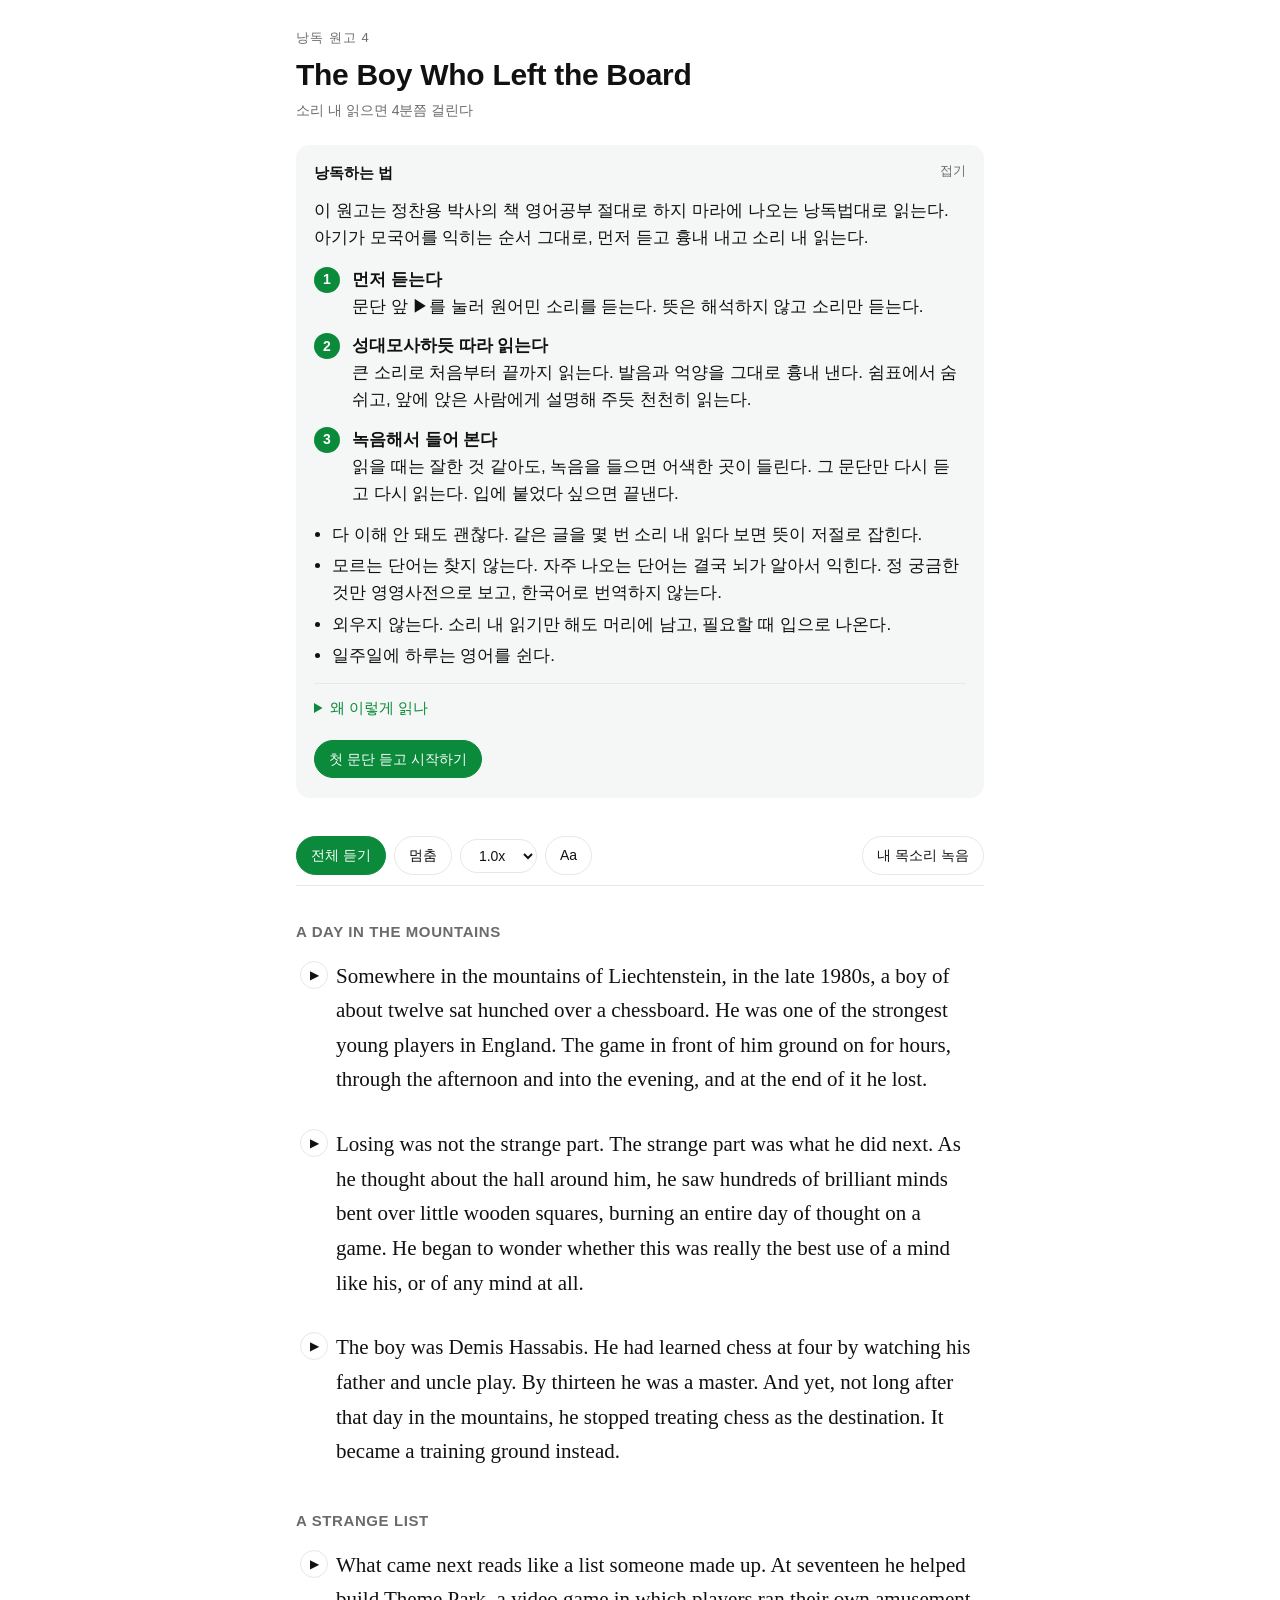
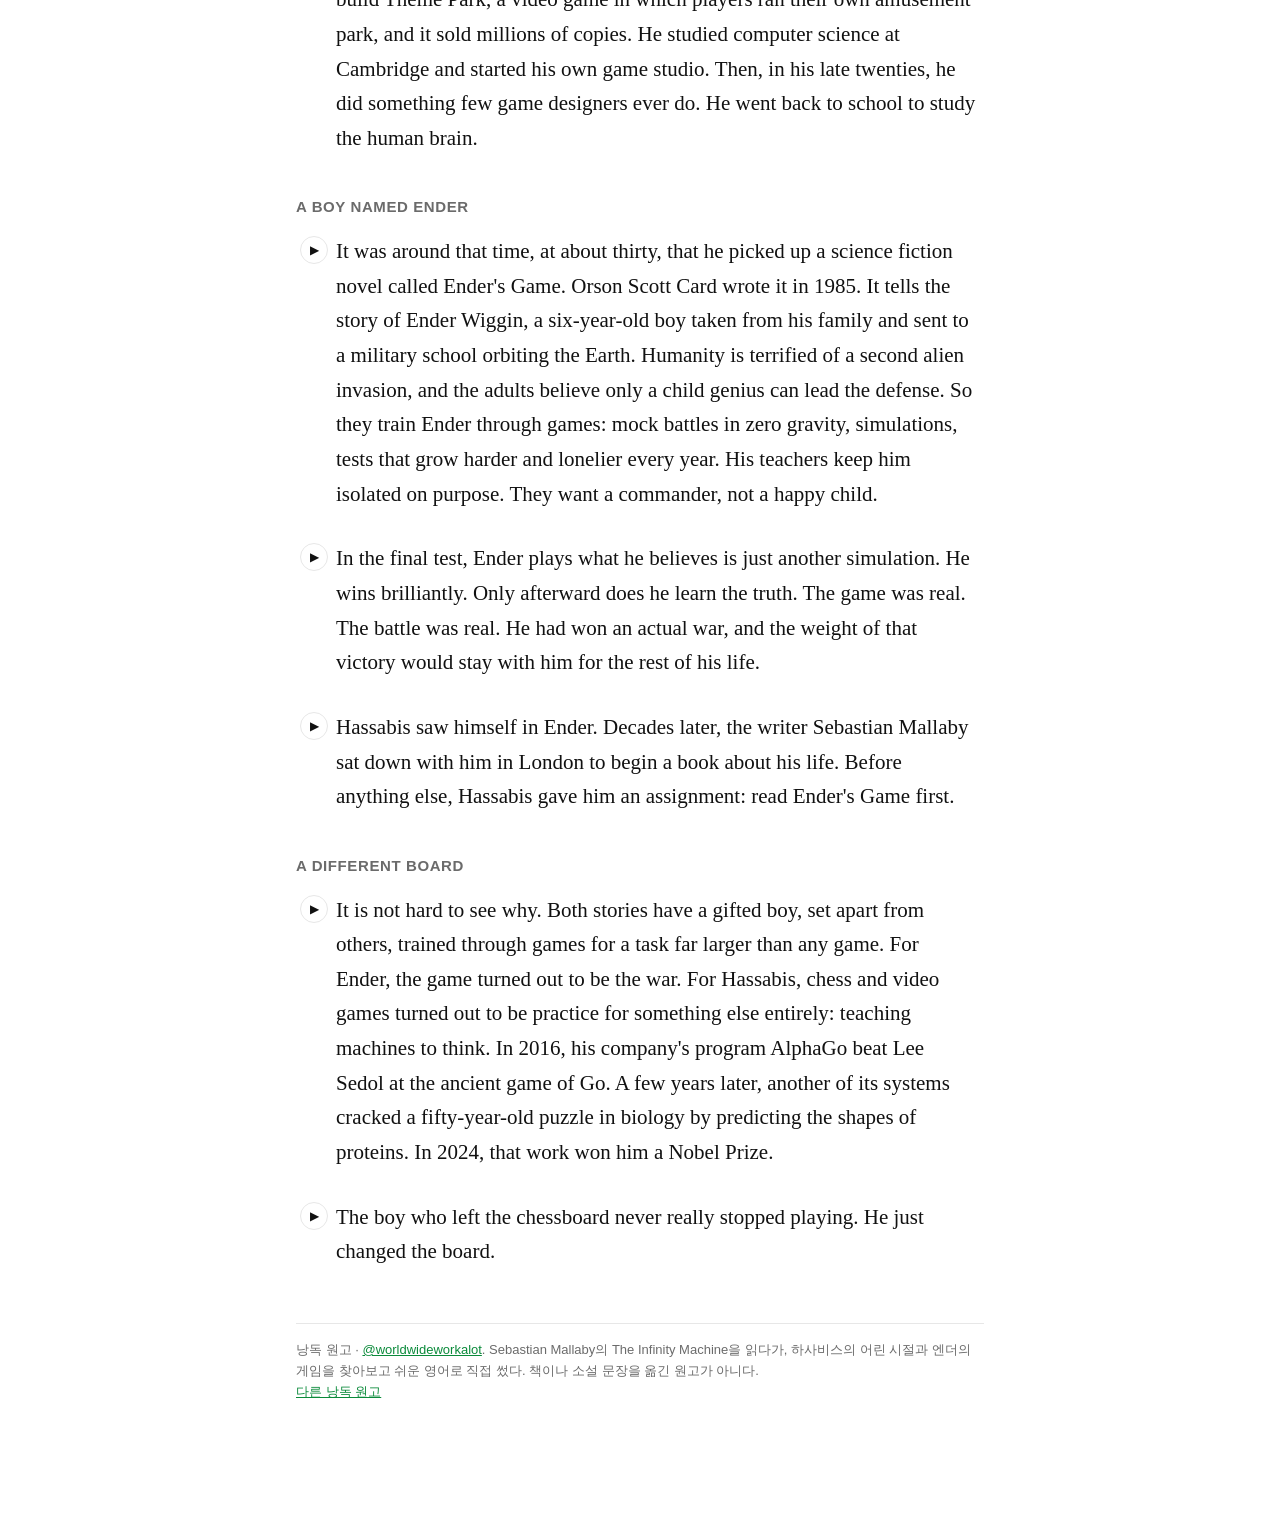
<file: the-boy-who-left-the-board/index.html>
<!doctype html>
<html lang="ko">
<head>
<meta charset="utf-8">
<meta name="viewport" content="width=device-width, initial-scale=1">
<title>The Boy Who Left the Board</title>
<meta name="description" content="4분짜리 영어 낭독 원고. 먼저 듣고, 원어민처럼 소리 내 읽는다.">
<meta property="og:type" content="article">
<meta property="og:title" content="The Boy Who Left the Board">
<meta property="og:description" content="4분짜리 영어 낭독 원고. 먼저 듣고, 원어민처럼 소리 내 읽는다.">
<meta property="og:image" content="https://wakeupjin.github.io/read-aloud/the-boy-who-left-the-board/og.png">
<meta name="twitter:card" content="summary_large_image">
<link rel="stylesheet" href="../assets/reader.css">
</head>
<body>
<div class="wrap">
  <p class="kicker" lang="ko">낭독 원고 4</p>
  <h1>The Boy Who Left the Board</h1>
  <p class="meta" lang="ko">소리 내 읽으면 4분쯤 걸린다</p>

  <details class="onboard" id="onboard" open lang="ko">
  <summary>낭독하는 법</summary>
  <p class="lead">이 원고는 정찬용 박사의 책 영어공부 절대로 하지 마라에 나오는 낭독법대로 읽는다. 아기가 모국어를 익히는 순서 그대로, 먼저 듣고 흉내 내고 소리 내 읽는다.</p>
  <ol class="steps">
    <li><b>먼저 듣는다</b><span>문단 앞 ▶를 눌러 원어민 소리를 듣는다. 뜻은 해석하지 않고 소리만 듣는다.</span></li>
    <li><b>성대모사하듯 따라 읽는다</b><span>큰 소리로 처음부터 끝까지 읽는다. 발음과 억양을 그대로 흉내 낸다. 쉼표에서 숨 쉬고, 앞에 앉은 사람에게 설명해 주듯 천천히 읽는다.</span></li>
    <li><b>녹음해서 들어 본다</b><span>읽을 때는 잘한 것 같아도, 녹음을 들으면 어색한 곳이 들린다. 그 문단만 다시 듣고 다시 읽는다. 입에 붙었다 싶으면 끝낸다.</span></li>
  </ol>
  <ul class="rules">
    <li>다 이해 안 돼도 괜찮다. 같은 글을 몇 번 소리 내 읽다 보면 뜻이 저절로 잡힌다.</li>
    <li>모르는 단어는 찾지 않는다. 자주 나오는 단어는 결국 뇌가 알아서 익힌다. 정 궁금한 것만 영영사전으로 보고, 한국어로 번역하지 않는다.</li>
    <li>외우지 않는다. 소리 내 읽기만 해도 머리에 남고, 필요할 때 입으로 나온다.</li>
    <li>일주일에 하루는 영어를 쉰다.</li>
  </ul>
  <details class="why">
    <summary>왜 이렇게 읽나</summary>
    <p>우리는 한국어를 문법책이나 단어장으로 익히지 않았다. 몇 년을 듣고 흉내 내고 말하다 보니, 어느새 머리보다 혀가 먼저 말하게 됐다.</p>
    <p>정찬용 박사는 이걸 체화라고 부른다. 자전거나 수영처럼 몸이 익히는 거라, 한동안 쉬어도 다시 하면 된다. 외운 단어는 시간이 지나면 잊히지만, 입에 붙은 소리는 남는다.</p>
    <p>나도 이 방법으로 영어를 익혔다. 박사님께 배우면서 처음엔 듣기만 했고, 그다음엔 원서를 소리 내 읽으며 걸어 다녔다.</p>
    <p class="src">방법 출처: 정찬용 박사의 영어공부 절대로 하지 마라와 그 개정판. 설명은 책 내용을 바탕으로 직접 정리했다. 원고 음성은 AI 음성이다.</p>
  </details>
  <button class="primary start" id="start" type="button">첫 문단 듣고 시작하기</button>
</details>

  <div class="bar">
    <button id="listen-all" class="primary" type="button">전체 듣기</button>
    <button id="stop" type="button">멈춤</button>
    <select id="rate" aria-label="속도">
      <option value="0.8">0.8x</option>
      <option value="0.9">0.9x</option>
      <option value="1" selected>1.0x</option>
    </select>
    <button id="size" type="button" aria-label="글자 크기">Aa</button>
    <span class="spacer"></span>
    <button id="rec" class="rec" type="button">내 목소리 녹음</button>
  </div>
  <div id="rec-out" class="rec-out"><audio id="rec-audio" controls></audio><a id="rec-save" href="#">내 낭독 저장</a></div>

  <article class="script" lang="en" data-audio="1">
    <h3>A day in the mountains</h3>
    <p class="p"><span class="t">Somewhere in the mountains of Liechtenstein, in the late 1980s, a boy of about twelve sat hunched over a chessboard. He was one of the strongest young players in England. The game in front of him ground on for hours, through the afternoon and into the evening, and at the end of it he lost.</span></p>
    <p class="p"><span class="t">Losing was not the strange part. The strange part was what he did next. As he thought about the hall around him, he saw hundreds of brilliant minds bent over little wooden squares, burning an entire day of thought on a game. He began to wonder whether this was really the best use of a mind like his, or of any mind at all.</span></p>
    <p class="p"><span class="t">The boy was Demis Hassabis. He had learned chess at four by watching his father and uncle play. By thirteen he was a master. And yet, not long after that day in the mountains, he stopped treating chess as the destination. It became a training ground instead.</span></p>
    <h3>A strange list</h3>
    <p class="p"><span class="t">What came next reads like a list someone made up. At seventeen he helped build Theme Park, a video game in which players ran their own amusement park, and it sold millions of copies. He studied computer science at Cambridge and started his own game studio. Then, in his late twenties, he did something few game designers ever do. He went back to school to study the human brain.</span></p>
    <h3>A boy named Ender</h3>
    <p class="p"><span class="t">It was around that time, at about thirty, that he picked up a science fiction novel called Ender's Game. Orson Scott Card wrote it in 1985. It tells the story of Ender Wiggin, a six-year-old boy taken from his family and sent to a military school orbiting the Earth. Humanity is terrified of a second alien invasion, and the adults believe only a child genius can lead the defense. So they train Ender through games: mock battles in zero gravity, simulations, tests that grow harder and lonelier every year. His teachers keep him isolated on purpose. They want a commander, not a happy child.</span></p>
    <p class="p"><span class="t">In the final test, Ender plays what he believes is just another simulation. He wins brilliantly. Only afterward does he learn the truth. The game was real. The battle was real. He had won an actual war, and the weight of that victory would stay with him for the rest of his life.</span></p>
    <p class="p"><span class="t">Hassabis saw himself in Ender. Decades later, the writer Sebastian Mallaby sat down with him in London to begin a book about his life. Before anything else, Hassabis gave him an assignment: read Ender's Game first.</span></p>
    <h3>A different board</h3>
    <p class="p"><span class="t">It is not hard to see why. Both stories have a gifted boy, set apart from others, trained through games for a task far larger than any game. For Ender, the game turned out to be the war. For Hassabis, chess and video games turned out to be practice for something else entirely: teaching machines to think. In 2016, his company's program AlphaGo beat Lee Sedol at the ancient game of Go. A few years later, another of its systems cracked a fifty-year-old puzzle in biology by predicting the shapes of proteins. In 2024, that work won him a Nobel Prize.</span></p>
    <p class="p"><span class="t">The boy who left the chessboard never really stopped playing. He just changed the board.</span></p>
  </article>

  <footer>
    낭독 원고 · <a href="https://www.threads.com/@worldwideworkalot">@worldwideworkalot</a>. Sebastian Mallaby의 The Infinity Machine을 읽다가, 하사비스의 어린 시절과 엔더의 게임을 찾아보고 쉬운 영어로 직접 썼다. 책이나 소설 문장을 옮긴 원고가 아니다.
    <br><a href="../">다른 낭독 원고</a>
  </footer>
</div>
<script src="../assets/reader.js"></script>
</body>
</html>
</file>
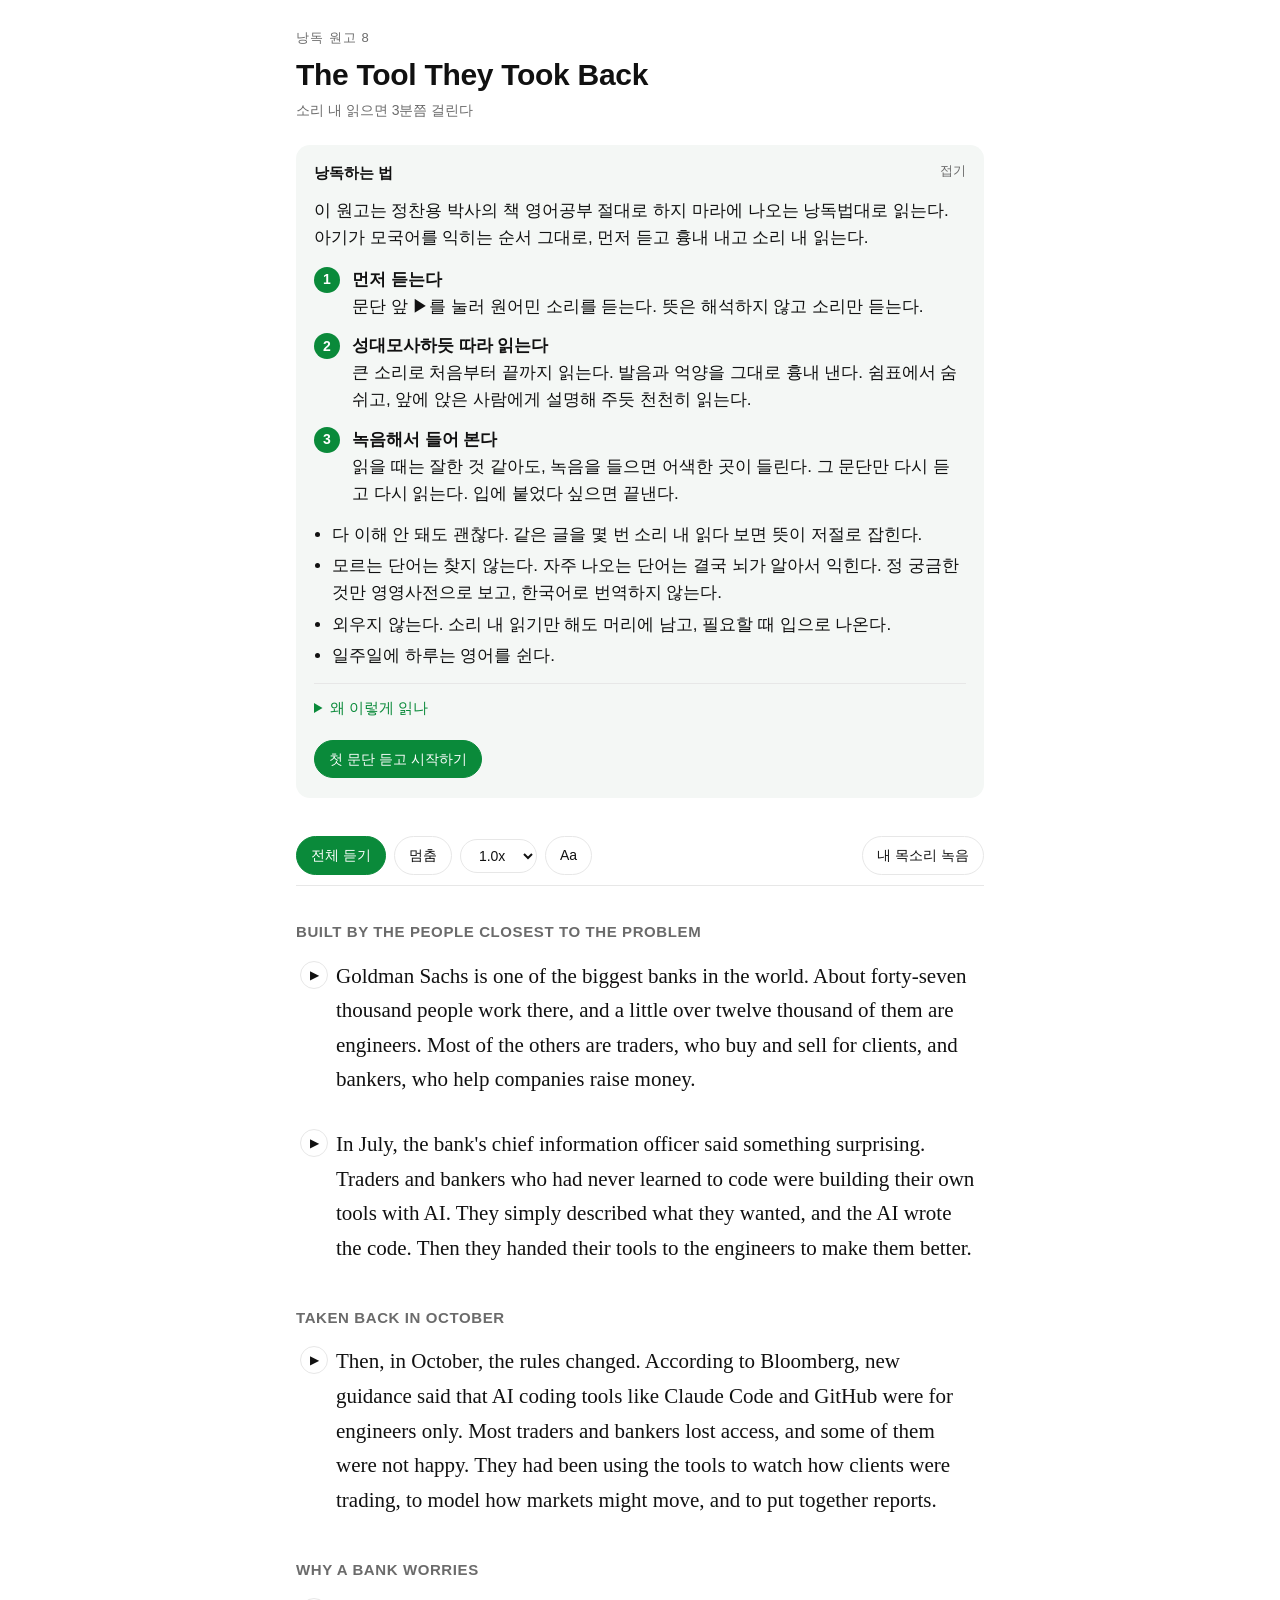
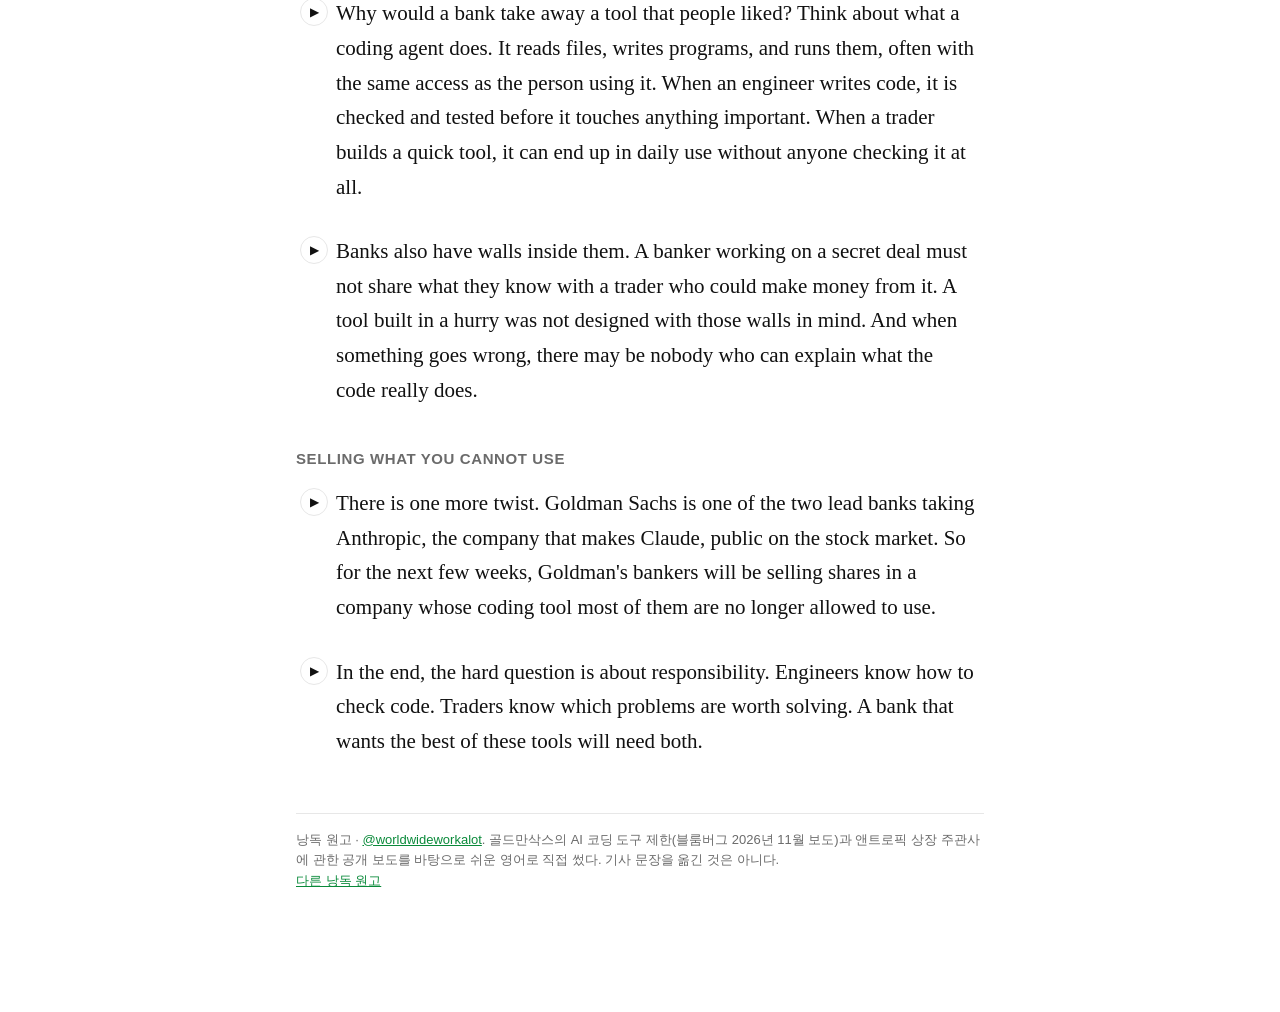
<file: the-tool-they-took-back/index.html>
<!doctype html>
<html lang="ko">
<head>
<meta charset="utf-8">
<meta name="viewport" content="width=device-width, initial-scale=1">
<title>The Tool They Took Back</title>
<meta name="description" content="3분짜리 영어 낭독 원고. 먼저 듣고, 원어민처럼 소리 내 읽는다.">
<meta property="og:type" content="article">
<meta property="og:title" content="The Tool They Took Back">
<meta property="og:description" content="3분짜리 영어 낭독 원고. 먼저 듣고, 원어민처럼 소리 내 읽는다.">
<meta property="og:image" content="https://wakeupjin.github.io/read-aloud/the-tool-they-took-back/og.png">
<meta name="twitter:card" content="summary_large_image">
<link rel="stylesheet" href="../assets/reader.css">
</head>
<body>
<div class="wrap">
  <p class="kicker" lang="ko">낭독 원고 8</p>
  <h1>The Tool They Took Back</h1>
  <p class="meta" lang="ko">소리 내 읽으면 3분쯤 걸린다</p>

  <details class="onboard" id="onboard" open lang="ko">
  <summary>낭독하는 법</summary>
  <p class="lead">이 원고는 정찬용 박사의 책 영어공부 절대로 하지 마라에 나오는 낭독법대로 읽는다. 아기가 모국어를 익히는 순서 그대로, 먼저 듣고 흉내 내고 소리 내 읽는다.</p>
  <ol class="steps">
    <li><b>먼저 듣는다</b><span>문단 앞 ▶를 눌러 원어민 소리를 듣는다. 뜻은 해석하지 않고 소리만 듣는다.</span></li>
    <li><b>성대모사하듯 따라 읽는다</b><span>큰 소리로 처음부터 끝까지 읽는다. 발음과 억양을 그대로 흉내 낸다. 쉼표에서 숨 쉬고, 앞에 앉은 사람에게 설명해 주듯 천천히 읽는다.</span></li>
    <li><b>녹음해서 들어 본다</b><span>읽을 때는 잘한 것 같아도, 녹음을 들으면 어색한 곳이 들린다. 그 문단만 다시 듣고 다시 읽는다. 입에 붙었다 싶으면 끝낸다.</span></li>
  </ol>
  <ul class="rules">
    <li>다 이해 안 돼도 괜찮다. 같은 글을 몇 번 소리 내 읽다 보면 뜻이 저절로 잡힌다.</li>
    <li>모르는 단어는 찾지 않는다. 자주 나오는 단어는 결국 뇌가 알아서 익힌다. 정 궁금한 것만 영영사전으로 보고, 한국어로 번역하지 않는다.</li>
    <li>외우지 않는다. 소리 내 읽기만 해도 머리에 남고, 필요할 때 입으로 나온다.</li>
    <li>일주일에 하루는 영어를 쉰다.</li>
  </ul>
  <details class="why">
    <summary>왜 이렇게 읽나</summary>
    <p>우리는 한국어를 문법책이나 단어장으로 익히지 않았다. 몇 년을 듣고 흉내 내고 말하다 보니, 어느새 머리보다 혀가 먼저 말하게 됐다.</p>
    <p>정찬용 박사는 이걸 체화라고 부른다. 자전거나 수영처럼 몸이 익히는 거라, 한동안 쉬어도 다시 하면 된다. 외운 단어는 시간이 지나면 잊히지만, 입에 붙은 소리는 남는다.</p>
    <p>나도 이 방법으로 영어를 익혔다. 박사님께 배우면서 처음엔 듣기만 했고, 그다음엔 원서를 소리 내 읽으며 걸어 다녔다.</p>
    <p class="src">방법 출처: 정찬용 박사의 영어공부 절대로 하지 마라와 그 개정판. 설명은 책 내용을 바탕으로 직접 정리했다. 원고 음성은 AI 음성이다.</p>
  </details>
  <button class="primary start" id="start" type="button">첫 문단 듣고 시작하기</button>
</details>

  <div class="bar">
    <button id="listen-all" class="primary" type="button">전체 듣기</button>
    <button id="stop" type="button">멈춤</button>
    <select id="rate" aria-label="속도">
      <option value="0.8">0.8x</option>
      <option value="0.9">0.9x</option>
      <option value="1" selected>1.0x</option>
    </select>
    <button id="size" type="button" aria-label="글자 크기">Aa</button>
    <span class="spacer"></span>
    <button id="rec" class="rec" type="button">내 목소리 녹음</button>
  </div>
  <div id="rec-out" class="rec-out"><audio id="rec-audio" controls></audio><a id="rec-save" href="#">내 낭독 저장</a></div>

  <article class="script" lang="en" data-audio="1">
    <h3>Built by the people closest to the problem</h3>
    <p class="p"><span class="t">Goldman Sachs is one of the biggest banks in the world. About forty-seven thousand people work there, and a little over twelve thousand of them are engineers. Most of the others are traders, who buy and sell for clients, and bankers, who help companies raise money.</span></p>
    <p class="p"><span class="t">In July, the bank's chief information officer said something surprising. Traders and bankers who had never learned to code were building their own tools with AI. They simply described what they wanted, and the AI wrote the code. Then they handed their tools to the engineers to make them better.</span></p>
    <h3>Taken back in October</h3>
    <p class="p"><span class="t">Then, in October, the rules changed. According to Bloomberg, new guidance said that AI coding tools like Claude Code and GitHub were for engineers only. Most traders and bankers lost access, and some of them were not happy. They had been using the tools to watch how clients were trading, to model how markets might move, and to put together reports.</span></p>
    <h3>Why a bank worries</h3>
    <p class="p"><span class="t">Why would a bank take away a tool that people liked? Think about what a coding agent does. It reads files, writes programs, and runs them, often with the same access as the person using it. When an engineer writes code, it is checked and tested before it touches anything important. When a trader builds a quick tool, it can end up in daily use without anyone checking it at all.</span></p>
    <p class="p"><span class="t">Banks also have walls inside them. A banker working on a secret deal must not share what they know with a trader who could make money from it. A tool built in a hurry was not designed with those walls in mind. And when something goes wrong, there may be nobody who can explain what the code really does.</span></p>
    <h3>Selling what you cannot use</h3>
    <p class="p"><span class="t">There is one more twist. Goldman Sachs is one of the two lead banks taking Anthropic, the company that makes Claude, public on the stock market. So for the next few weeks, Goldman's bankers will be selling shares in a company whose coding tool most of them are no longer allowed to use.</span></p>
    <p class="p"><span class="t">In the end, the hard question is about responsibility. Engineers know how to check code. Traders know which problems are worth solving. A bank that wants the best of these tools will need both.</span></p>
  </article>

  <footer>
    낭독 원고 · <a href="https://www.threads.com/@worldwideworkalot">@worldwideworkalot</a>. 골드만삭스의 AI 코딩 도구 제한(블룸버그 2026년 11월 보도)과 앤트로픽 상장 주관사에 관한 공개 보도를 바탕으로 쉬운 영어로 직접 썼다. 기사 문장을 옮긴 것은 아니다.
    <br><a href="../">다른 낭독 원고</a>
  </footer>
</div>
<script src="../assets/reader.js"></script>
</body>
</html>
</file>
<file: assets/reader.css>
:root{
  --bg:#ffffff; --ink:#111111; --muted:#6b6b6b; --line:#e7e7e7; --accent:#0a8a3a; --accent-ink:#ffffff; --soft:#f4f7f5;
}
@media (prefers-color-scheme: dark){
  :root{ --bg:#0b0b0b; --ink:#f2f2f2; --muted:#9a9a9a; --line:#222; --accent:#2fd36b; --accent-ink:#04140a; --soft:#121a15; }
}
*{box-sizing:border-box}
html,body{margin:0;background:var(--bg);color:var(--ink)}
body{font:17px/1.6 -apple-system,BlinkMacSystemFont,"Helvetica Neue",Arial,sans-serif;-webkit-text-size-adjust:100%}
.wrap{max-width:720px;margin:0 auto;padding:28px 16px 120px}
a{color:var(--accent)}
.kicker{font-size:13px;letter-spacing:.08em;text-transform:uppercase;color:var(--muted);margin:0 0 8px}
h1{font-size:30px;line-height:1.2;margin:0 0 6px;letter-spacing:-.01em}
.meta{color:var(--muted);font-size:14px;margin:0 0 24px}
.guide{background:var(--soft);border-radius:14px;padding:16px 18px;margin:0 0 28px}
.guide h2{font-size:15px;margin:0 0 8px}
.guide ol{margin:0;padding-left:20px}
.guide li{margin:4px 0}
.bar{position:sticky;top:0;z-index:5;background:var(--bg);border-bottom:1px solid var(--line);display:flex;flex-wrap:wrap;gap:8px;align-items:center;padding:10px 0;margin:0 0 20px}
button,select{font:inherit;font-size:14px;border:1px solid var(--line);background:var(--bg);color:var(--ink);border-radius:999px;padding:7px 14px;cursor:pointer}
button.primary{background:var(--accent);border-color:var(--accent);color:var(--accent-ink)}
button.rec.on{background:#d9342b;border-color:#d9342b;color:#fff}
.spacer{flex:1}
.script{font-family:Charter,"Iowan Old Style",Georgia,serif;font-size:var(--fs,21px);line-height:1.65}
.script h3{font-family:-apple-system,BlinkMacSystemFont,"Helvetica Neue",Arial,sans-serif;font-size:15px;letter-spacing:.04em;text-transform:uppercase;color:var(--muted);margin:34px 0 8px}
.p{position:relative;margin:0 0 18px;padding:6px 8px 6px 40px;border-radius:10px}
.p .play{position:absolute;left:4px;top:8px;width:28px;height:28px;padding:0;border-radius:50%;font-size:12px;line-height:26px;text-align:center}
.p.now{background:var(--soft)}
.rec-out{margin:12px 0 0;display:none;gap:8px;align-items:center;flex-wrap:wrap}
.rec-out.show{display:flex}
audio{max-width:100%}
footer{color:var(--muted);font-size:13px;margin-top:48px;border-top:1px solid var(--line);padding-top:16px}
.list a{display:block;padding:16px 0;border-bottom:1px solid var(--line);text-decoration:none;color:var(--ink)}
.list a span{display:block;color:var(--muted);font-size:14px}
/* onboarding */
.onboard{background:var(--soft);border-radius:14px;padding:4px 18px;margin:0 0 28px}
.onboard>summary{cursor:pointer;font-weight:700;font-size:15px;padding:12px 0;list-style:none}
.onboard>summary::-webkit-details-marker{display:none}
.onboard>summary::after{content:"펼치기";float:right;font-weight:400;font-size:13px;color:var(--muted)}
.onboard[open]>summary::after{content:"접기"}
.onboard .lead{margin:0 0 14px}
.onboard .steps{list-style:none;counter-reset:s;margin:0 0 14px;padding:0;display:grid;gap:12px}
.onboard .steps li{counter-increment:s;display:grid;grid-template-columns:28px 1fr;column-gap:10px}
.onboard .steps li::before{content:counter(s);grid-row:span 2;width:26px;height:26px;border-radius:50%;background:var(--accent);color:var(--accent-ink);font-size:14px;font-weight:700;display:flex;align-items:center;justify-content:center;margin-top:1px}
.onboard .steps b{display:block}
.onboard .steps span{color:var(--ink)}
.onboard .rules{margin:0 0 14px;padding-left:18px;color:var(--ink)}
.onboard .rules li{margin:4px 0}
.onboard .why{border-top:1px solid var(--line);padding:6px 0 0;margin:0 0 14px}
.onboard .why summary{cursor:pointer;color:var(--accent);font-size:15px;padding:6px 0}
.onboard .why p{margin:8px 0}
.onboard .src{color:var(--muted);font-size:13px}
.onboard .start{margin:0 0 16px}
</file>
